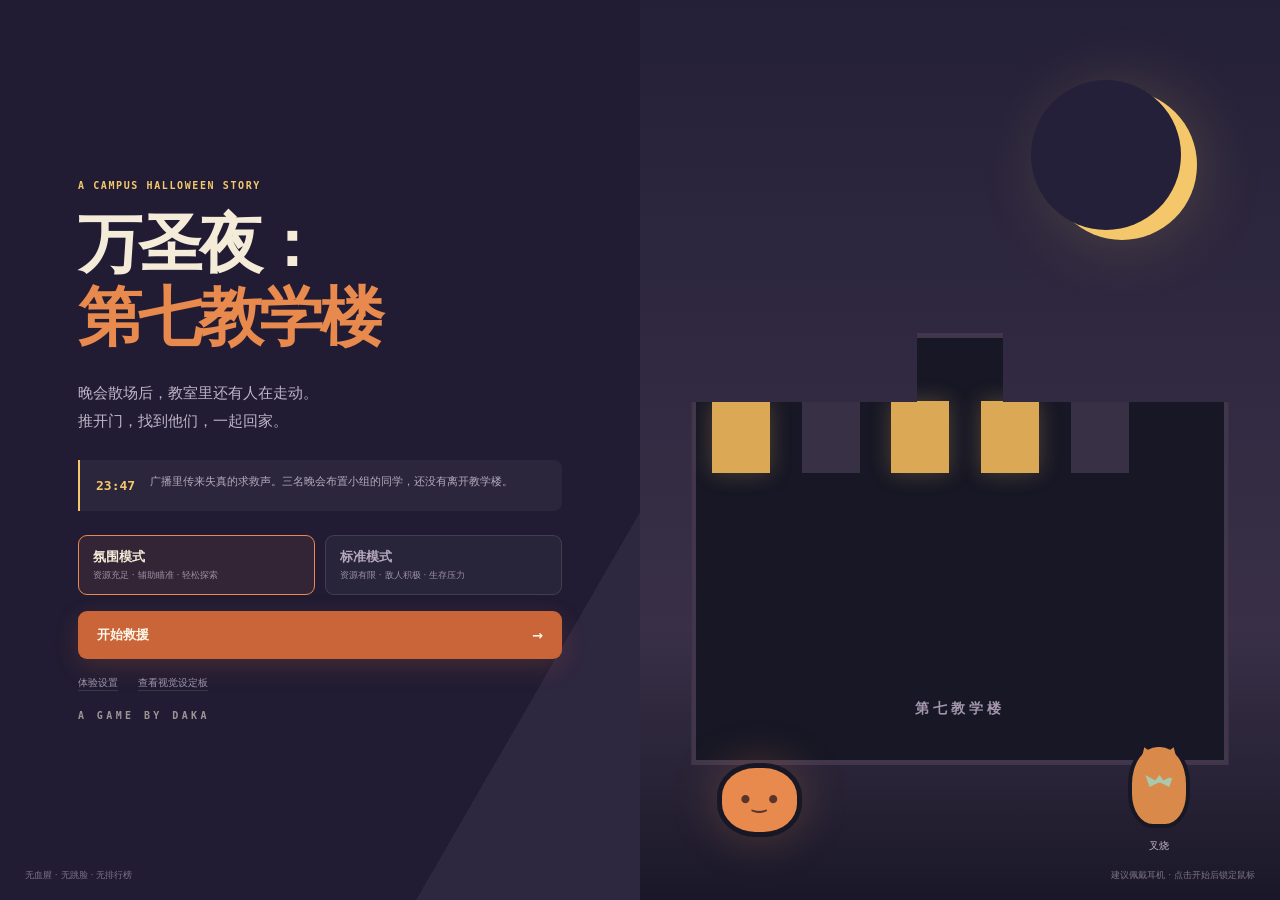
<file: index.html>
<!DOCTYPE html>
<html lang="zh-CN">
<head>
  <meta charset="UTF-8">
  <meta name="viewport" content="width=device-width, initial-scale=1.0, viewport-fit=cover">
  <meta name="theme-color" content="#242038">
  <meta name="description" content="万圣夜：第七教学楼，一款怪诞可爱的第一人称校园探索游戏。">
  <title>万圣夜：第七教学楼</title>
  <link rel="icon" href="data:image/svg+xml,%3Csvg xmlns='http://www.w3.org/2000/svg' viewBox='0 0 64 64'%3E%3Crect width='64' height='64' rx='16' fill='%23242038'/%3E%3Cpath d='M32 15c-15 0-22 9-22 20s8 17 22 17 22-6 22-17S47 15 32 15Z' fill='%23e8894e'/%3E%3Cpath d='m20 32 7-5 5 7-8 2Zm24 0-7-5-5 7 8 2Z' fill='%23242038'/%3E%3C/svg%3E">
  <link rel="stylesheet" href="Game.css">
  <link rel="stylesheet" href="Mobile.css">
</head>
<body>
  <main id="gameShell">
    <canvas id="gameCanvas" width="1280" height="720" aria-label="第七教学楼第一人称游戏画面"></canvas>
    <div class="film-grain" aria-hidden="true"></div>
    <div id="damageVignette" aria-hidden="true"></div>
    <div id="fadeLayer" aria-hidden="true"></div>

    <section id="hud" class="hidden" aria-label="游戏状态">
      <div class="objective-card">
        <span class="hud-label">CURRENT / 当前目标</span>
        <strong id="objectiveText">前往保安室</strong>
        <div class="rescue-row" aria-label="救援进度">
          <span>晚会布置小组</span>
          <i data-rescue="student1"></i><i data-rescue="student2"></i><i data-rescue="student3"></i>
          <b id="rescueCount">0 / 3</b>
        </div>
      </div>
      <div class="room-card"><span id="roomName">教学楼大厅</span><small id="clockText">23:47 · 万圣夜</small></div>
      <div id="routeGuide" aria-label="路线引导">
        <span id="compassText">北 N</span>
        <div class="guide-direction"><i id="guideArrow">↑</i><span><b id="guideTarget">保安室</b><small><em id="guideDistance">0 米</em> · 跟随橙色爪印</small></span></div>
      </div>
      <div class="status-card">
        <div class="meter-row"><span>状态</span><div class="meter"><i id="healthBar"></i></div><b id="healthText">100</b></div>
        <div class="meter-row stamina"><span>体力</span><div class="meter"><i id="staminaBar"></i></div><b>＋</b></div>
        <div class="inventory-row"><span>糖果 <b id="candyCount">0</b></span><span>南瓜弹 <b id="bombCount">1</b></span><span id="keyText">无钥匙</span></div>
      </div>
      <div class="ammo-card" id="ammoCard"><span id="weaponState">南瓜净化器</span><div class="ammo-numbers"><span><strong id="magText">6</strong><small>弹仓</small></span><i>/</i><span><b id="reserveText">12</b><small>备用</small></span></div><small id="ammoHint">R 换弹（弹仓最多 6 发） · Q 南瓜弹</small></div>
      <div id="crosshair" aria-hidden="true"><i></i><i></i><i></i><i></i><b></b></div>
      <div id="interactionPrompt" class="hidden"><kbd>E</kbd><span>开门</span></div>
      <div id="defenseTimer" class="hidden"><span>求救信号发送中</span><strong>45</strong><small>留在广播室</small></div>
      <button id="screenshotButton" class="screenshot-button" title="截取当前画面（F8）">截图 <kbd>F8</kbd></button>
      <div class="controls-hint" id="controlsHint">WASD 移动 · Shift 冲刺 · C 糖果 · F 手电 · M 地图 · Esc 暂停</div>
    </section>

    <div id="touchControls" class="hidden" aria-label="手机触屏操作">
      <div id="lookZone" aria-label="拖动观察"></div>
      <div id="moveZone" aria-label="移动摇杆">
        <div id="joystickBase"><i id="joystickKnob"></i></div>
      </div>
      <div class="touch-top">
        <button type="button" class="touch-button" data-game-action="map" aria-label="打开地图">地图</button>
        <button type="button" class="touch-button" data-game-action="pause" aria-label="暂停游戏">暂停</button>
      </div>
      <div class="touch-actions">
        <div class="touch-utilities">
          <button type="button" class="touch-button" data-game-action="reload">换弹</button>
          <button type="button" class="touch-button" data-game-action="bomb">南瓜</button>
          <button type="button" class="touch-button" data-game-action="candy">糖果</button>
          <button type="button" class="touch-button" data-game-action="flashlight">手电</button>
        </div>
        <button type="button" class="touch-button touch-interact" id="touchInteractButton" data-game-action="interact">互动</button>
        <button type="button" class="touch-button touch-fire" data-game-action="fire">射击</button>
      </div>
    </div>

    <div id="subtitle" class="hidden" role="status" aria-live="polite"><span id="subtitleSpeaker">旁白</span><p id="subtitleText"></p></div>
    <div id="toast" role="status" aria-live="polite"></div>
    <div id="hitMarker" aria-hidden="true">×</div>

    <section id="startScreen" class="screen">
      <div class="menu-scene" aria-hidden="true">
        <div class="moon"></div><div class="school-silhouette"><i></i><i></i><i></i><i></i><i></i><b>第七教学楼</b></div>
        <div class="menu-pumpkin">•‿•</div>
        <div class="menu-cat"><i></i><span>叉烧</span></div>
      </div>
      <div class="menu-content">
        <p class="eyebrow">A CAMPUS HALLOWEEN STORY</p>
        <h1>万圣夜：<br><em>第七教学楼</em></h1>
        <p class="menu-lead">晚会散场后，教室里还有人在走动。<br>推开门，找到他们，一起回家。</p>
        <div class="story-note"><span>23:47</span><p>广播里传来失真的求救声。三名晚会布置小组的同学，还没有离开教学楼。</p></div>
        <div class="mode-select" aria-label="体验模式">
          <button class="selected" data-mode="atmosphere"><strong>氛围模式</strong><small>资源充足 · 辅助瞄准 · 轻松探索</small></button>
          <button data-mode="standard"><strong>标准模式</strong><small>资源有限 · 敌人积极 · 生存压力</small></button>
        </div>
        <div class="menu-actions">
          <button id="newGameButton" class="primary-button">开始救援 <span>→</span></button>
          <button id="continueButton" class="secondary-button hidden">继续上次探索</button>
        </div>
        <div class="menu-links"><button id="openSettingsButton">体验设置</button><a href="design/">查看视觉设定板</a></div>
        <p class="signature">A game by Daka</p>
      </div>
      <div class="menu-footer"><span>无血腥 · 无跳脸 · 无排行榜</span><span id="startInputHint">建议佩戴耳机 · 点击开始后锁定鼠标</span></div>
    </section>

    <section id="rotateScreen" class="screen overlay-screen hidden">
      <div class="rotate-panel">
        <div class="rotate-phone" aria-hidden="true"></div>
        <h2>把手机横过来</h2>
        <p>横屏后点击继续探索。<br>左手移动，右手拖动观察，按钮射击与互动。</p>
      </div>
    </section>

    <section id="pauseScreen" class="screen overlay-screen hidden">
      <div class="paper-panel compact-panel">
        <p class="eyebrow">PAUSED / 喘一口气</p><h2>教学楼的夜晚暂停了</h2>
        <p id="pauseObjective">当前目标：前往保安室</p>
        <button id="resumeButton" class="primary-button">继续探索 <span>→</span></button>
        <button id="pauseScreenshotButton" class="secondary-button">截取当前画面（F8）</button>
        <button id="pauseSettingsButton" class="secondary-button">体验设置</button>
        <button id="restartButton" class="text-button">重新开始本次救援</button>
        <button id="backMenuButton" class="text-button">返回标题界面</button>
      </div>
    </section>

    <section id="settingsScreen" class="screen overlay-screen hidden">
      <div class="paper-panel settings-panel">
        <p class="eyebrow">ACCESSIBILITY / 体验设置</p><h2>让这个夜晚适合你</h2>
        <label class="setting-row"><span><strong>声音</strong><small>枪声、环境音与重要提示</small></span><input id="soundSetting" type="checkbox" checked></label>
        <label class="setting-row"><span><strong>字幕</strong><small>显示角色对话与关键声音</small></span><input id="subtitleSetting" type="checkbox" checked></label>
        <label class="setting-row"><span><strong>路线引导</strong><small>显示目标方向、距离与叉烧爪印</small></span><input id="guideSetting" type="checkbox" checked></label>
        <label class="setting-row"><span><strong>减少晃动</strong><small>关闭步伐晃动与强烈屏幕反馈</small></span><input id="motionSetting" type="checkbox"></label>
        <label class="setting-row slider-row"><span><strong>画面亮度</strong><small>提高暗部可见度</small></span><input id="brightnessSetting" type="range" min="80" max="150" value="120"><b id="brightnessValue">120%</b></label>
        <label class="setting-row slider-row"><span><strong id="sensitivityLabel">鼠标灵敏度</strong><small>也可使用左右方向键转向</small></span><input id="sensitivitySetting" type="range" min="20" max="100" value="55"><b id="sensitivityValue">55%</b></label>
        <button id="closeSettingsButton" class="primary-button">保存并返回</button>
      </div>
    </section>

    <section id="mapScreen" class="screen overlay-screen hidden">
      <div class="map-panel">
        <div class="map-heading"><div><p class="eyebrow">FLOOR 01 / 折页探索地图</p><h2>第七教学楼 · 一层</h2></div><button type="button" id="closeMapButton" class="secondary-button">M / Tab 关闭</button></div>
        <canvas id="mapCanvas" width="900" height="560" aria-label="教学楼地图"></canvas>
        <div class="map-legend"><span><i class="you"></i>你的位置</span><span><i class="target"></i>当前目标</span><span><i class="safe"></i>安全屋</span><span>只显示已经到达的区域</span></div>
      </div>
    </section>

    <section id="endingScreen" class="screen hidden">
      <div class="ending-sky"><div class="ending-moon"></div><div class="ending-stars">✦　·　✧　·　✦</div></div>
      <div class="ending-content">
        <p class="eyebrow">DAWN IS NOT FAR AWAY</p><h1>广播响了，<br>大家一起回家。</h1>
        <p>教学楼的门在身后慢慢合上。叉烧跟在队伍最后，回头看了一眼那些重新安静的教室。</p>
        <div class="ending-rescue"><span>晚会布置小组</span><strong>3 人全部找到</strong><i>✓</i></div>
        <div class="ending-details"><span>探索用时 <b id="endingTime">00:00</b></span><span>净化玩偶 <b id="endingPurified">0</b></span><span>叉烧的陪伴 <b>一直都在</b></span></div>
        <p class="ending-quote">“明年万圣节，还是在有灯的地方办晚会吧。”</p>
        <button id="endingRestartButton" class="primary-button">再走进一次教学楼 <span>→</span></button>
        <a class="ending-link" href="design/">回到视觉设定板</a>
        <p class="signature signature-end">A game by Daka</p>
      </div>
    </section>

    <section id="doorTransition" class="hidden" aria-hidden="true"><div class="transition-door"><span></span><b>104</b><i></i></div><p>门后的空间正在显现……</p></section>

    <section id="screenshotScreen" class="screen overlay-screen hidden" aria-label="截图预览">
      <div class="screenshot-panel">
        <div class="screenshot-heading"><div><p class="eyebrow">SCREENSHOT / 画面已截取</p><h2>检查这张游戏截图</h2></div><span>PNG · 含位置与视角信息</span></div>
        <img id="screenshotPreview" alt="游戏当前画面截图预览">
        <p>下载后可以直接把 PNG 图片发给我，用于定位墙壁、门洞或视觉问题。手机与微信内可长按图片保存或分享。</p>
        <div class="screenshot-actions"><a id="downloadScreenshot" class="primary-button" download="第七教学楼-截图.png">下载 PNG <span>↓</span></a><button id="closeScreenshotButton" class="secondary-button">返回游戏</button></div>
      </div>
    </section>
  </main>
  <script src="Map.js"></script>
  <script src="Player.js"></script>
  <script src="Input.js"></script>
  <script src="WeaponSystem.js"></script>
  <script src="Zombie.js"></script>
  <script src="Renderer.js"></script>
  <script src="WebGLRenderer.js"></script>
  <script src="AudioSystem.js"></script>
  <script src="Game.js"></script>
</body>
</html>
</file>
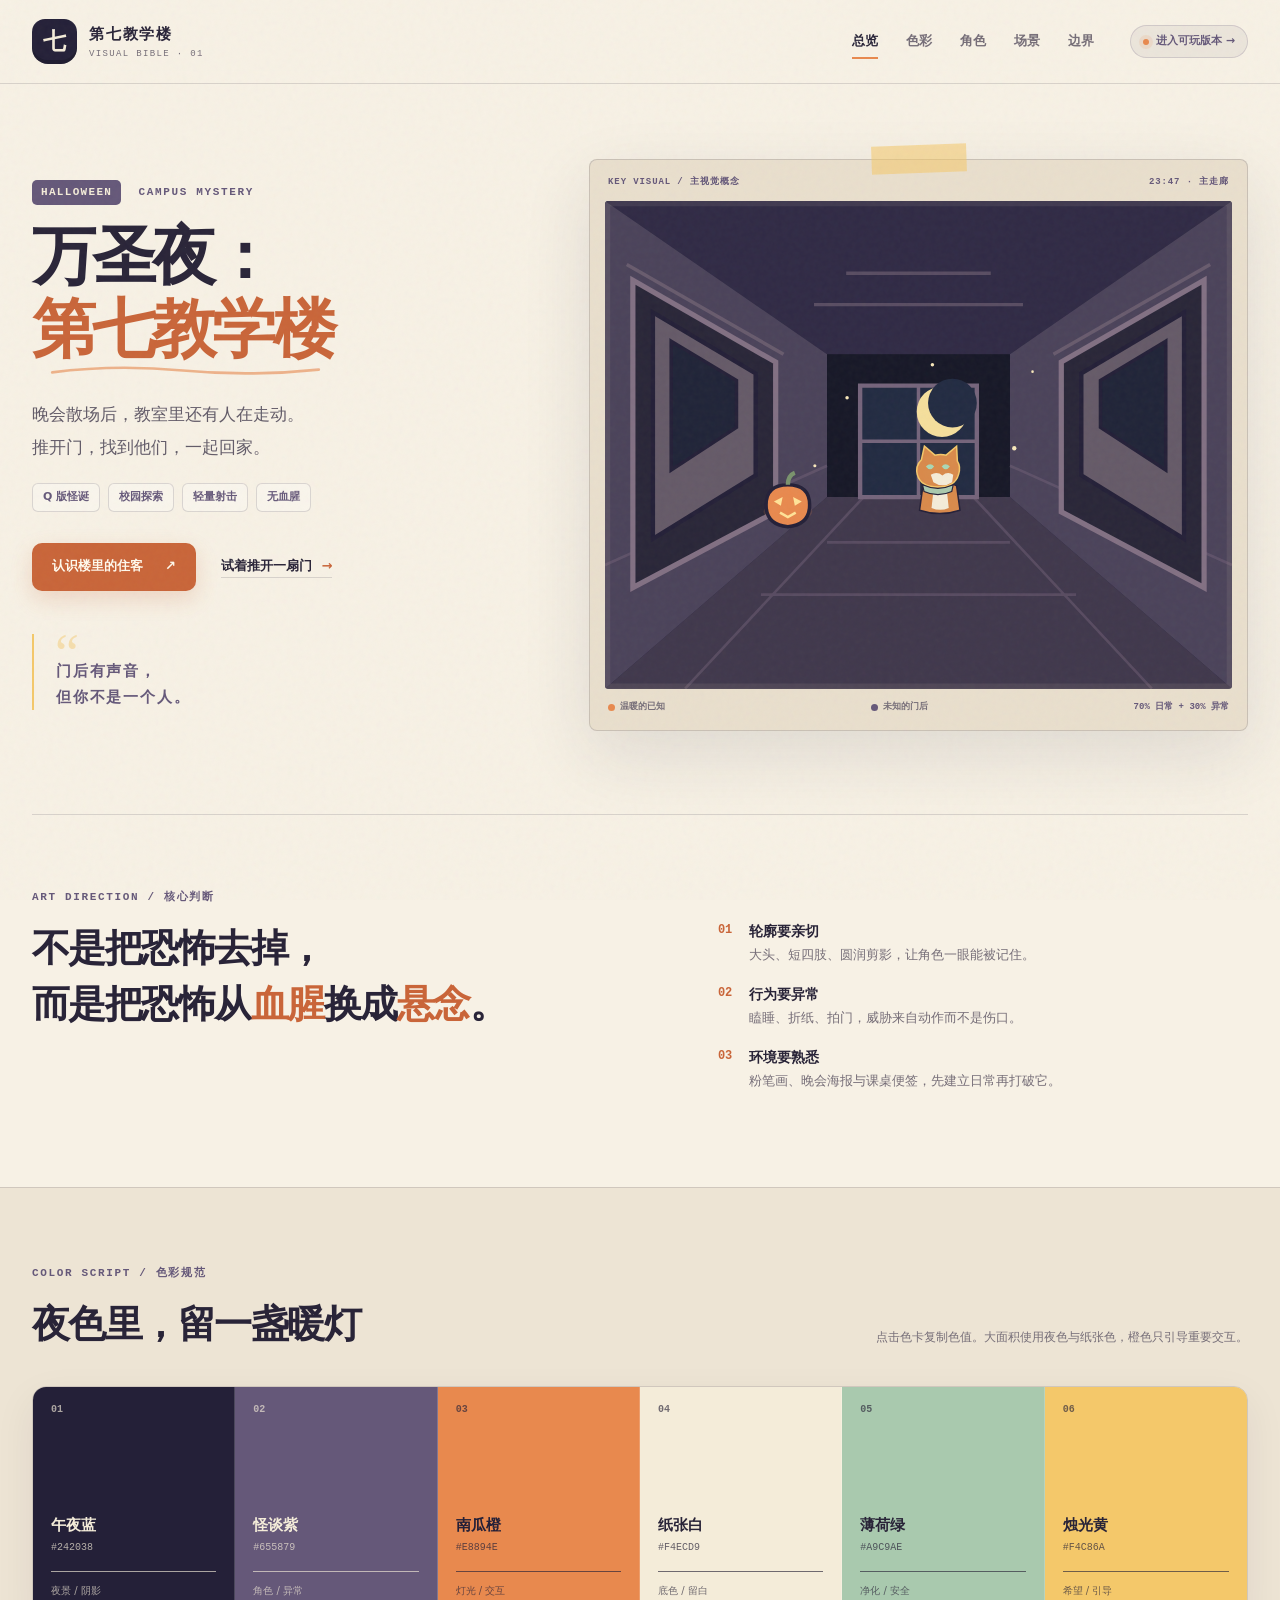
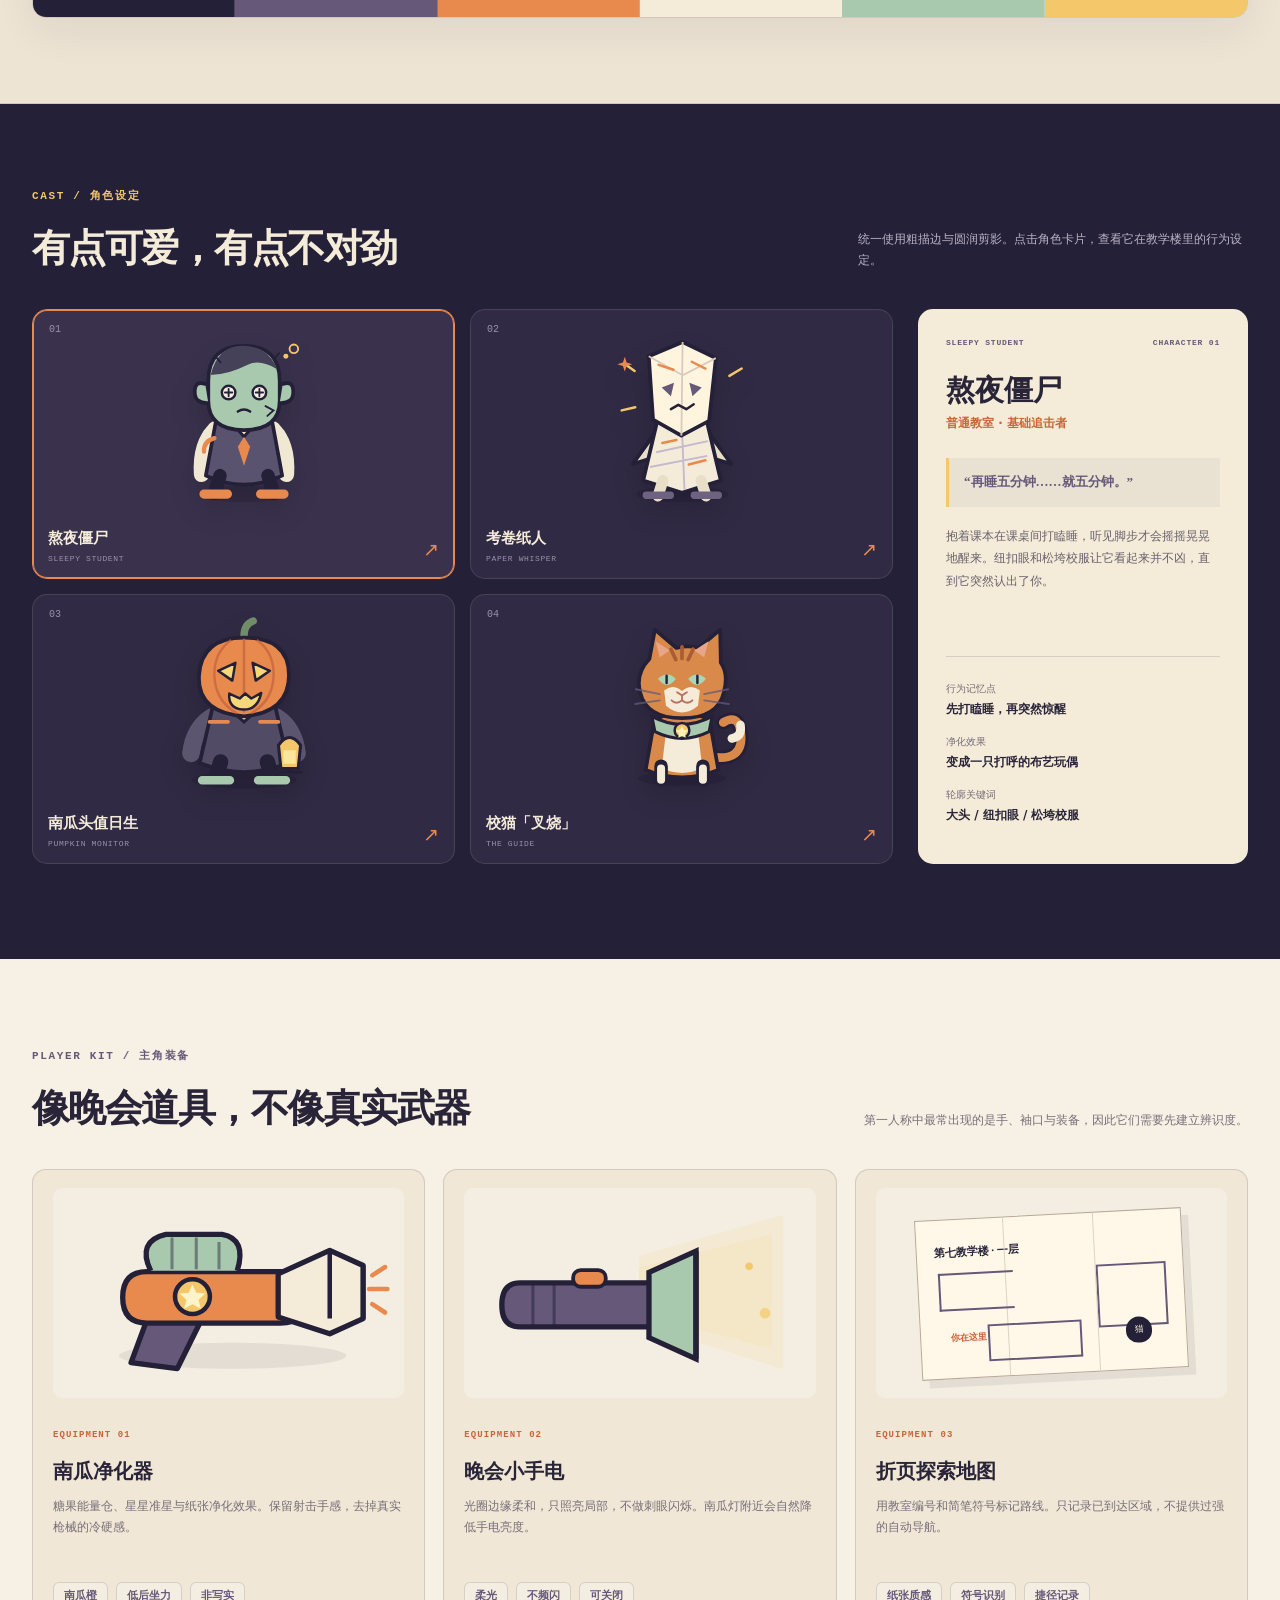
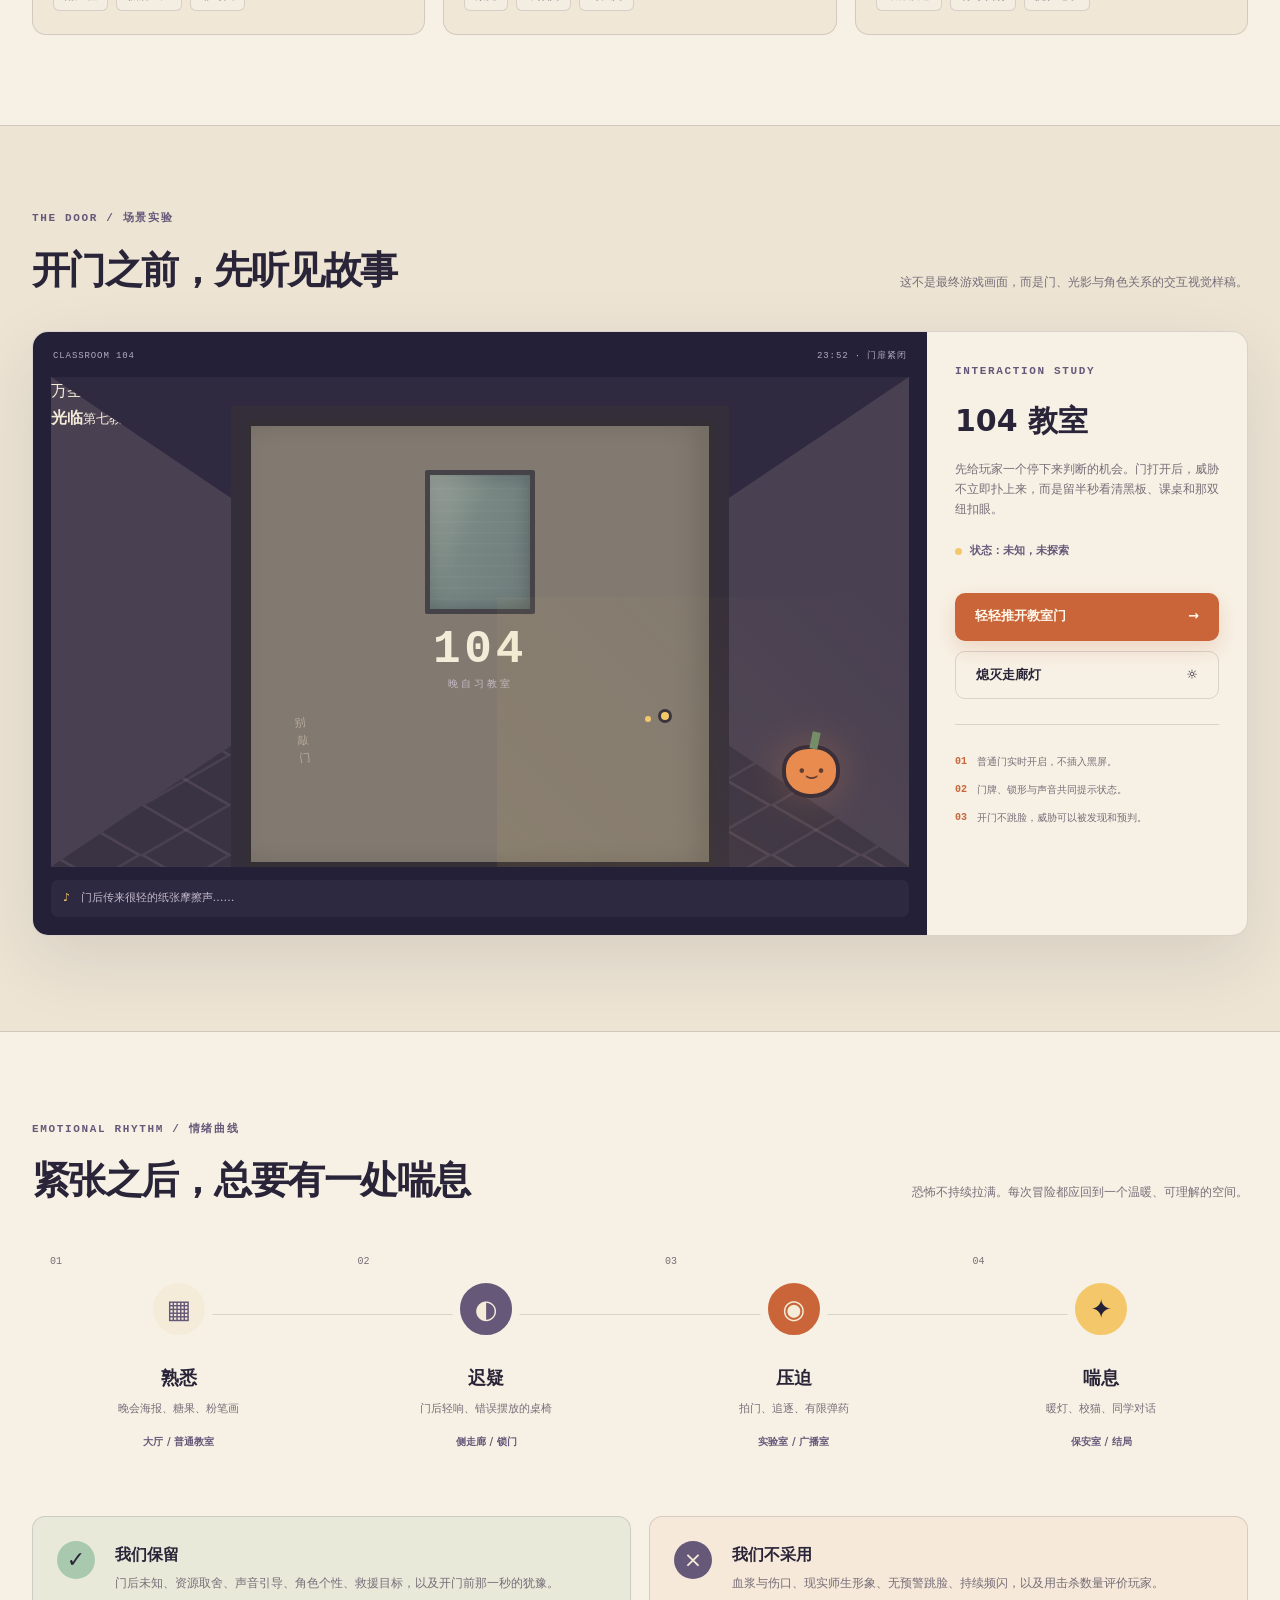
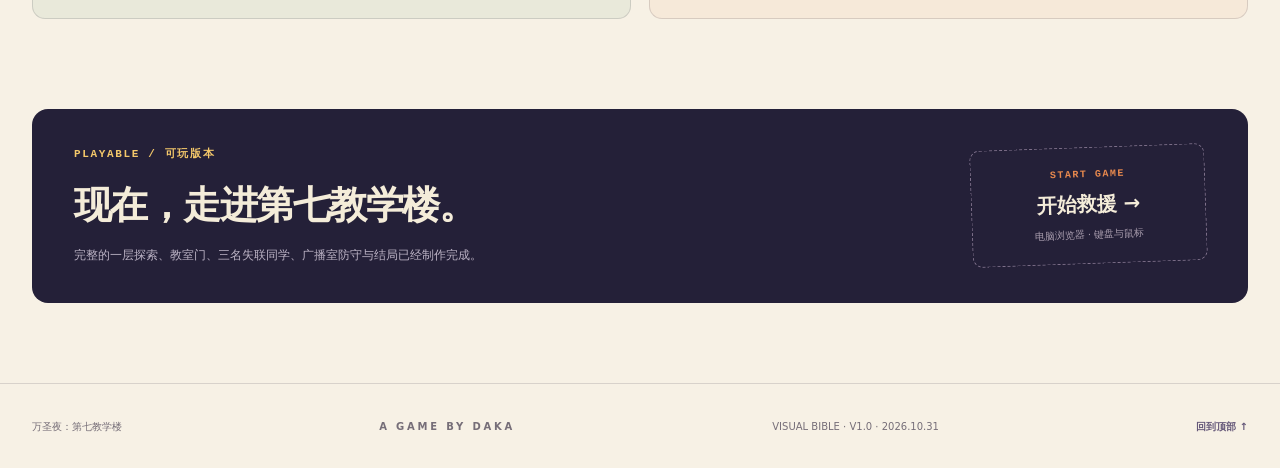
<file: design/index.html>
<!DOCTYPE html>
<html lang="zh-CN">
<head>
  <meta charset="UTF-8">
  <meta name="viewport" content="width=device-width, initial-scale=1.0">
  <meta name="theme-color" content="#242038">
  <meta name="description" content="《万圣夜：第七教学楼》视觉设定板，Q版怪诞校园生存恐怖游戏。">
  <title>万圣夜：第七教学楼 · 视觉设定板</title>
  <link rel="icon" href="data:image/svg+xml,%3Csvg xmlns='http://www.w3.org/2000/svg' viewBox='0 0 64 64'%3E%3Crect width='64' height='64' rx='16' fill='%23242038'/%3E%3Cpath d='M32 15c-15 0-22 9-22 20s8 17 22 17 22-6 22-17S47 15 32 15Z' fill='%23ed8b4b'/%3E%3Cpath d='m20 32 7-5 5 7-8 2Zm24 0-7-5-5 7 8 2ZM24 43q8 7 16 0' fill='none' stroke='%23242038' stroke-width='3' stroke-linecap='round'/%3E%3C/svg%3E">
  <link rel="stylesheet" href="style.css">
</head>
<body>
  <svg class="svg-library" xmlns="http://www.w3.org/2000/svg" aria-hidden="true">
    <defs>
      <symbol id="character-sleepy" viewBox="0 0 260 290">
        <ellipse cx="130" cy="267" rx="75" ry="13" fill="#171525" opacity=".22"/>
        <path d="M83 161q-25 25-22 74" fill="none" stroke="#f1e8d4" stroke-width="25" stroke-linecap="round"/>
        <path d="M177 161q25 25 22 74" fill="none" stroke="#f1e8d4" stroke-width="25" stroke-linecap="round"/>
        <path d="M85 145q45-24 90 0l17 92q-62 29-124 0Z" fill="#59536f" stroke="#242038" stroke-width="6" stroke-linejoin="round"/>
        <path d="m105 145 25 29 25-29" fill="#f1e8d4" stroke="#242038" stroke-width="5" stroke-linejoin="round"/>
        <path d="m130 174-10 16 10 31 10-31Z" fill="#e8894e"/>
        <path d="M91 237 82 266M169 237l9 29" stroke="#242038" stroke-width="22" stroke-linecap="round"/>
        <path d="M65 267h38M157 267h38" stroke="#e8894e" stroke-width="15" stroke-linecap="round"/>
        <path d="M72 83q0-57 58-57t58 57v32q0 48-58 48T72 115Z" fill="#a9c9ae" stroke="#242038" stroke-width="6"/>
        <path d="M76 73q12-49 55-47 39 2 53 38-29-17-48-7-34 17-60 16Z" fill="#454158"/>
        <path d="M67 88q-17-6-17 13t22 18M193 88q17-6 17 13t-22 18" fill="#a9c9ae" stroke="#242038" stroke-width="6" stroke-linecap="round"/>
        <circle cx="105" cy="102" r="11" fill="#f7efdf" stroke="#242038" stroke-width="4"/>
        <circle cx="155" cy="102" r="11" fill="#f7efdf" stroke="#242038" stroke-width="4"/>
        <path d="M105 96v12M99 102h12M155 96v12M149 102h12" stroke="#242038" stroke-width="3" stroke-linecap="round"/>
        <path d="M120 133q10-7 20 0" fill="none" stroke="#242038" stroke-width="4" stroke-linecap="round"/>
        <path d="m165 124 13 7-10 9M92 53l-9-10M178 48l9-10" fill="none" stroke="#242038" stroke-width="3" stroke-linecap="round"/>
        <path d="M82 176q-18 5-17 22" fill="none" stroke="#e8894e" stroke-width="7" stroke-linecap="round"/>
        <circle cx="198" cy="43" r="4" fill="#f4c86a"/>
        <circle cx="211" cy="31" r="7" fill="none" stroke="#f4c86a" stroke-width="3"/>
      </symbol>
      <symbol id="character-paper" viewBox="0 0 260 290">
        <ellipse cx="130" cy="267" rx="76" ry="13" fill="#171525" opacity=".22"/>
        <path d="m91 161-41 57 33-10 18 31M169 161l41 57-33-10-18 31" fill="#e9dfc8" stroke="#242038" stroke-width="6" stroke-linejoin="round"/>
        <path d="m91 143 39 20 39-20 24 102-63 20-63-20Z" fill="#f4ecd9" stroke="#242038" stroke-width="6" stroke-linejoin="round"/>
        <path d="m130 163 4 97M88 199l84-18M78 223l93-18" fill="none" stroke="#c5b9cd" stroke-width="3"/>
        <path d="m99 245-8 25M161 245l8 25" stroke="#e9dfc8" stroke-width="18" stroke-linecap="round"/>
        <path d="M72 269h39M150 269h39" stroke="#6d6380" stroke-width="12" stroke-linecap="round"/>
        <path d="m76 43 55-23 54 26-11 102-45 24-46-26Z" fill="#fff5df" stroke="#242038" stroke-width="6" stroke-linejoin="round"/>
        <path d="m131 20-2 152M76 43l55 31 54-28" fill="none" stroke="#d8cbbd" stroke-width="3"/>
        <path d="m97 94 20-8-5 22ZM162 94l-20-8 5 22Z" fill="#655879"/>
        <path d="m112 129 12-7 13 7 12-8" fill="none" stroke="#242038" stroke-width="4" stroke-linecap="round" stroke-linejoin="round"/>
        <path d="m92 57 24 8M146 52l22 11M98 184l23-5M141 219l27-7" stroke="#e8894e" stroke-width="4" stroke-linecap="round"/>
        <path d="m53 67-17-12M207 75l20-12M54 126l-22 5" stroke="#f4c86a" stroke-width="4" stroke-linecap="round"/>
        <path d="m37 44 3 9 9 3-9 3-3 9-3-9-9-3 9-3Z" fill="#e8894e"/>
      </symbol>
      <symbol id="character-pumpkin" viewBox="0 0 260 290">
        <ellipse cx="130" cy="269" rx="85" ry="14" fill="#171525" opacity=".22"/>
        <path d="M77 167q-28 18-33 58M183 167q28 18 33 58" fill="none" stroke="#5c5570" stroke-width="29" stroke-linecap="round"/>
        <path d="M79 150q51-28 102 0l21 91q-72 29-144 0Z" fill="#514b65" stroke="#242038" stroke-width="6"/>
        <path d="m102 149 28 25 28-25" fill="#e9dfc8" stroke="#242038" stroke-width="5"/>
        <path d="M92 239 84 267M168 239l8 28" stroke="#242038" stroke-width="25" stroke-linecap="round"/>
        <path d="M62 269h45M153 269h45" stroke="#a9c9ae" stroke-width="14" stroke-linecap="round"/>
        <path d="M130 35q0-20 15-25" fill="none" stroke="#718c68" stroke-width="12" stroke-linecap="round"/>
        <path d="M130 37q-69 0-73 61t73 67q73-6 73-67t-73-61Z" fill="#e8894e" stroke="#242038" stroke-width="6"/>
        <path d="M109 41q-29 21-27 60t36 59M151 41q29 21 27 60t-36 59M130 39v120" fill="none" stroke="#c6653e" stroke-width="4" opacity=".75"/>
        <path d="m88 91 28-13-5 29ZM172 91l-28-13 5 29Z" fill="#f7d878" stroke="#242038" stroke-width="4" stroke-linejoin="round"/>
        <path d="m106 128 17 8 9-8 10 8 16-9q-6 28-30 27-24-2-22-26Z" fill="#f7d878" stroke="#242038" stroke-width="4" stroke-linejoin="round"/>
        <path d="M204 214v42M185 256h38" stroke="#242038" stroke-width="5" stroke-linecap="round"/>
        <path d="M186 212q18-25 36 0l-4 38h-28Z" fill="#f4c86a" stroke="#242038" stroke-width="5"/>
        <path d="M194 220h20v22h-20Z" fill="#fff0ad" opacity=".75"/>
        <path d="M74 174h30M156 174h30" stroke="#e8894e" stroke-width="6" stroke-linecap="round"/>
      </symbol>
      <symbol id="character-cat" viewBox="0 0 260 290">
        <ellipse cx="130" cy="266" rx="71" ry="12" fill="#171525" opacity=".22"/>
        <path d="M171 230q63 12 54-42-5-27-28-13" fill="none" stroke="#242038" stroke-width="23" stroke-linecap="round"/>
        <path d="M171 230q63 12 54-42-5-27-28-13" fill="none" stroke="#d98a4b" stroke-width="14" stroke-linecap="round"/>
        <path d="M211 201q17-3 14-22" fill="none" stroke="#f4ecd9" stroke-width="14" stroke-linecap="round"/>
        <path d="M85 172q45-28 90 0l14 80q-59 24-118 0Z" fill="#d98a4b" stroke="#242038" stroke-width="6"/>
        <path d="M105 182q25-15 50 0l8 67q-33 16-66 0Z" fill="#f4ecd9"/>
        <path d="M96 246v22M164 246v22" stroke="#242038" stroke-width="22" stroke-linecap="round"/>
        <path d="M96 250v18M164 250v18" stroke="#f4ecd9" stroke-width="13" stroke-linecap="round"/>
        <path d="m77 72 9-48 35 30q18-5 36 0l35-30 1 54q13 18 5 48-10 42-68 42t-68-42q-8-30 15-54Z" fill="#d98a4b" stroke="#242038" stroke-width="6" stroke-linejoin="round"/>
        <path d="m87 43 7 26 16-11ZM173 43l-7 26-16-11Z" fill="#e9a58a"/>
        <path d="M112 56l8 17M148 56l-8 17M130 52v19" fill="none" stroke="#a85d35" stroke-width="6" stroke-linecap="round"/>
        <path d="M91 104q15-14 29 0-14 20-29 0ZM169 104q-15-14-29 0 14 20 29 0Z" fill="#a9d7b5"/>
        <path d="M105 99v12M155 99v12" stroke="#242038" stroke-width="4" stroke-linecap="round"/>
        <path d="M101 123q14-12 29 1 15-13 29-1l-3 25q-26 22-52 0Z" fill="#f4ecd9"/>
        <path d="m122 126 8 5 8-5M130 131v8m0 0q-9 8-17 0m17 0q9 8 17 0" fill="none" stroke="#b97162" stroke-width="3" stroke-linecap="round" stroke-linejoin="round"/>
        <path d="M94 129 55 121M94 139l-40 6M166 129l39-8M166 139l40 6" stroke="#655879" stroke-width="3" stroke-linecap="round" opacity=".75"/>
        <path d="M81 165q49 26 98 0l-5 25q-44 22-88 0Z" fill="#a9c9ae" stroke="#242038" stroke-width="5"/>
        <circle cx="130" cy="188" r="12" fill="#f4c86a" stroke="#242038" stroke-width="4"/>
        <path d="m130 181 3 6 7 1-5 5 1 7-6-3-6 3 1-7-5-5 7-1Z" fill="#fff1ba"/>
      </symbol>
    </defs>
  </svg>

  <div class="paper-noise" aria-hidden="true"></div>
  <header class="topbar">
    <a class="brand" href="#overview" aria-label="返回总览">
      <span class="brand-mark">七</span>
      <span><strong>第七教学楼</strong><small>VISUAL BIBLE · 01</small></span>
    </a>
    <nav aria-label="设定板导航">
      <a class="active" href="#overview">总览</a>
      <a href="#palette">色彩</a>
      <a href="#characters">角色</a>
      <a href="#scenes">场景</a>
      <a href="#boundaries">边界</a>
    </nav>
    <a class="status-pill" href="../"><i></i>进入可玩版本 →</a>
  </header>

  <main>
    <section class="hero section-shell" id="overview">
      <div class="hero-copy reveal">
        <p class="eyebrow"><span>HALLOWEEN</span> CAMPUS MYSTERY</p>
        <h1>万圣夜：<br><em>第七教学楼</em></h1>
        <p class="hero-lead">晚会散场后，教室里还有人在走动。<br>推开门，找到他们，一起回家。</p>
        <div class="genre-tags" aria-label="游戏类型">
          <span>Q 版怪诞</span><span>校园探索</span><span>轻量射击</span><span>无血腥</span>
        </div>
        <div class="hero-actions">
          <a class="button button-primary" href="#characters">认识楼里的住客 <span>↗</span></a>
          <a class="text-link" href="#door-lab">试着推开一扇门 <span>→</span></a>
        </div>
        <blockquote>
          <span>“</span>
          <p>门后有声音，<br>但你不是一个人。</p>
        </blockquote>
      </div>

      <div class="hero-visual reveal">
        <div class="art-frame-heading">
          <span>KEY VISUAL / 主视觉概念</span>
          <span>23:47 · 主走廊</span>
        </div>
        <svg class="corridor-art" viewBox="0 0 720 560" role="img" aria-label="月光照进教学楼走廊，教室门口亮着南瓜灯，校猫在远处等待">
          <rect width="720" height="560" rx="4" fill="#242038"/>
          <path d="M0 0h720L465 176H255Z" fill="#302a45"/>
          <path d="M0 560h720L465 340H255Z" fill="#40384c"/>
          <path d="M0 0l255 176v164L0 560ZM720 0 465 176v164l255 220Z" fill="#4b435a"/>
          <path d="M255 176h210v164H255Z" fill="#171827"/>
          <path d="M293 212h134v128H293Z" fill="#222b42" stroke="#75647b" stroke-width="5"/>
          <path d="M360 212v128M293 276h134" stroke="#75647b" stroke-width="4"/>
          <circle cx="387" cy="242" r="29" fill="#f5df9c"/>
          <circle cx="399" cy="232" r="28" fill="#222b42"/>
          <path d="M0 418 255 304M720 418 465 304M92 560l205-220M628 560 423 340M255 392h210M179 452h362" stroke="#75647b" stroke-width="3" opacity=".45"/>
          <path d="M32 91 196 185v172L32 444Z" fill="#292638" stroke="#827083" stroke-width="6"/>
          <path d="M55 128 173 198v117L55 388Z" fill="#655a68" stroke="#242038" stroke-width="5"/>
          <path d="M76 161 151 206v54L76 309Z" fill="#202438" stroke="#242038" stroke-width="4"/>
          <path d="M688 91 524 185v172l164 87Z" fill="#292638" stroke="#827083" stroke-width="6"/>
          <path d="M665 128 547 198v117l118 73Z" fill="#655a68" stroke="#242038" stroke-width="5"/>
          <path d="M644 161 569 206v54l75 49Z" fill="#202438" stroke="#242038" stroke-width="4"/>
          <path d="M25 73 205 176M695 73 515 176M240 119h240M277 83h166" stroke="#8c7885" stroke-width="4" opacity=".45"/>
          <g class="svg-pumpkin">
            <ellipse cx="210" cy="357" rx="28" ry="11" fill="#e8894e" opacity=".16"/>
            <path d="M210 326q-25 0-25 23t25 25q25-2 25-25t-25-23Z" fill="#e8894e" stroke="#242038" stroke-width="4"/>
            <path d="M210 326q0-11 8-14" fill="none" stroke="#7a936d" stroke-width="5"/>
            <path d="m194 345 10-5-2 10ZM226 345l-10-5 2 10Z" fill="#ffe398"/>
            <path d="m201 358 9 5 9-5" fill="none" stroke="#ffe398" stroke-width="3"/>
          </g>
          <g transform="translate(335 279) scale(.43)">
            <path d="M70 112q45-23 90 0l9 65q-54 18-108 0Z" fill="#d98a4b" stroke="#242038" stroke-width="4"/>
            <path d="M98 126q18-10 36 0l5 45q-23 10-46 0Z" fill="#f4ecd9"/>
            <path d="m66 42 8-36 28 24q16-4 30 0l28-24 2 40q10 15 3 36-9 33-55 33T55 82q-6-23 11-40Z" fill="#d98a4b" stroke="#f4c86a" stroke-width="4"/>
            <path d="M78 60q12-11 22 0-11 15-22 0ZM142 60q-12-11-22 0 11 15 22 0Z" fill="#a9d7b5"/>
            <path d="M91 82q17-10 31 2 14-12 29-2l-3 20q-25 17-50 0Z" fill="#f4ecd9"/>
            <path d="M69 109q41 19 82 0l-4 18q-37 17-74 0Z" fill="#a9c9ae" stroke="#242038" stroke-width="3"/>
          </g>
          <path d="M0 0h720v560H0Z" fill="none" stroke="#bba999" stroke-width="12" opacity=".12"/>
          <g class="art-dust" fill="#f7e7ba">
            <circle cx="278" cy="226" r="2"/><circle cx="470" cy="284" r="2.5"/><circle cx="376" cy="188" r="2"/><circle cx="241" cy="304" r="1.8"/><circle cx="491" cy="196" r="1.5"/>
          </g>
        </svg>
        <div class="visual-caption">
          <span><i class="legend-dot orange"></i>温暖的已知</span>
          <span><i class="legend-dot purple"></i>未知的门后</span>
          <strong>70% 日常 + 30% 异常</strong>
        </div>
      </div>
    </section>

    <section class="statement section-shell reveal">
      <p class="section-kicker">ART DIRECTION / 核心判断</p>
      <div class="statement-grid">
        <h2>不是把恐怖去掉，<br>而是把恐怖从<span>血腥</span>换成<span>悬念</span>。</h2>
        <div class="statement-notes">
          <p><b>01</b><span><strong>轮廓要亲切</strong>大头、短四肢、圆润剪影，让角色一眼能被记住。</span></p>
          <p><b>02</b><span><strong>行为要异常</strong>瞌睡、折纸、拍门，威胁来自动作而不是伤口。</span></p>
          <p><b>03</b><span><strong>环境要熟悉</strong>粉笔画、晚会海报与课桌便签，先建立日常再打破它。</span></p>
        </div>
      </div>
    </section>

    <section class="palette-section" id="palette">
      <div class="section-shell">
        <div class="section-heading reveal">
          <div><p class="section-kicker">COLOR SCRIPT / 色彩规范</p><h2>夜色里，留一盏暖灯</h2></div>
          <p>点击色卡复制色值。大面积使用夜色与纸张色，橙色只引导重要交互。</p>
        </div>
        <div class="swatch-grid reveal">
          <button class="swatch swatch-night" data-color="#242038"><span class="swatch-number">01</span><span class="swatch-info"><strong>午夜蓝</strong><small>#242038</small></span><span class="swatch-use">夜景 / 阴影</span></button>
          <button class="swatch swatch-plum" data-color="#655879"><span class="swatch-number">02</span><span class="swatch-info"><strong>怪谈紫</strong><small>#655879</small></span><span class="swatch-use">角色 / 异常</span></button>
          <button class="swatch swatch-orange" data-color="#E8894E"><span class="swatch-number">03</span><span class="swatch-info"><strong>南瓜橙</strong><small>#E8894E</small></span><span class="swatch-use">灯光 / 交互</span></button>
          <button class="swatch swatch-cream" data-color="#F4ECD9"><span class="swatch-number">04</span><span class="swatch-info"><strong>纸张白</strong><small>#F4ECD9</small></span><span class="swatch-use">底色 / 留白</span></button>
          <button class="swatch swatch-mint" data-color="#A9C9AE"><span class="swatch-number">05</span><span class="swatch-info"><strong>薄荷绿</strong><small>#A9C9AE</small></span><span class="swatch-use">净化 / 安全</span></button>
          <button class="swatch swatch-gold" data-color="#F4C86A"><span class="swatch-number">06</span><span class="swatch-info"><strong>烛光黄</strong><small>#F4C86A</small></span><span class="swatch-use">希望 / 引导</span></button>
        </div>
      </div>
    </section>

    <section class="characters-section" id="characters">
      <div class="section-shell">
        <div class="section-heading light reveal">
          <div><p class="section-kicker">CAST / 角色设定</p><h2>有点可爱，有点不对劲</h2></div>
          <p>统一使用粗描边与圆润剪影。点击角色卡片，查看它在教学楼里的行为设定。</p>
        </div>
        <div class="character-layout reveal">
          <div class="character-tabs" role="tablist" aria-label="角色列表">
            <button class="character-card active" data-character="sleepy" role="tab" aria-selected="true">
              <span class="character-index">01</span><svg viewBox="0 0 260 290" aria-hidden="true"><use href="#character-sleepy"></use></svg>
              <span class="character-name"><strong>熬夜僵尸</strong><small>SLEEPY STUDENT</small></span><span class="select-arrow">↗</span>
            </button>
            <button class="character-card" data-character="paper" role="tab" aria-selected="false">
              <span class="character-index">02</span><svg viewBox="0 0 260 290" aria-hidden="true"><use href="#character-paper"></use></svg>
              <span class="character-name"><strong>考卷纸人</strong><small>PAPER WHISPER</small></span><span class="select-arrow">↗</span>
            </button>
            <button class="character-card" data-character="pumpkin" role="tab" aria-selected="false">
              <span class="character-index">03</span><svg viewBox="0 0 260 290" aria-hidden="true"><use href="#character-pumpkin"></use></svg>
              <span class="character-name"><strong>南瓜头值日生</strong><small>PUMPKIN MONITOR</small></span><span class="select-arrow">↗</span>
            </button>
            <button class="character-card cat-card" data-character="cat" role="tab" aria-selected="false">
              <span class="character-index">04</span><svg viewBox="0 0 260 290" aria-hidden="true"><use href="#character-cat"></use></svg>
              <span class="character-name"><strong>校猫「叉烧」</strong><small>THE GUIDE</small></span><span class="select-arrow">↗</span>
            </button>
          </div>
          <aside class="character-profile" aria-live="polite">
            <div class="profile-top"><span id="profileEnglish">SLEEPY STUDENT</span><span id="profileNumber">CHARACTER 01</span></div>
            <h3 id="profileName">熬夜僵尸</h3>
            <p class="profile-role" id="profileRole">普通教室 · 基础追击者</p>
            <blockquote id="profileQuote">“再睡五分钟……就五分钟。”</blockquote>
            <p class="profile-description" id="profileDescription">抱着课本在课桌间打瞌睡，听见脚步才会摇摇晃晃地醒来。纽扣眼和松垮校服让它看起来并不凶，直到它突然认出了你。</p>
            <div class="profile-rule"></div>
            <dl>
              <div><dt>行为记忆点</dt><dd id="profileBehavior">先打瞌睡，再突然惊醒</dd></div>
              <div><dt>净化效果</dt><dd id="profileEffect">变成一只打呼的布艺玩偶</dd></div>
              <div><dt>轮廓关键词</dt><dd id="profileTraits">大头 / 纽扣眼 / 松垮校服</dd></div>
            </dl>
          </aside>
        </div>
      </div>
    </section>

    <section class="equipment-section section-shell">
      <div class="section-heading reveal">
        <div><p class="section-kicker">PLAYER KIT / 主角装备</p><h2>像晚会道具，不像真实武器</h2></div>
        <p>第一人称中最常出现的是手、袖口与装备，因此它们需要先建立辨识度。</p>
      </div>
      <div class="equipment-grid reveal">
        <article class="equipment-card blaster-card">
          <div class="equipment-art">
            <svg viewBox="0 0 440 250" role="img" aria-label="橙色南瓜净化器">
              <ellipse cx="225" cy="208" rx="150" ry="17" fill="#242038" opacity=".08"/>
              <path d="m120 139-29 78 61 8 38-77Z" fill="#655879" stroke="#242038" stroke-width="7" stroke-linejoin="round"/>
              <path d="M112 97h176q34 0 34 34t-34 34h-176q-32 0-32-34t32-34Z" fill="#e8894e" stroke="#242038" stroke-width="7"/>
              <path d="m285 100 68-31 44 20v70l-44 20-68-22Z" fill="#f4ecd9" stroke="#242038" stroke-width="7" stroke-linejoin="round"/>
              <path d="M353 69v90M397 89v70" stroke="#242038" stroke-width="6"/>
              <path d="M117 96q-19-39 20-48h74q33 6 20 48" fill="#a9c9ae" stroke="#242038" stroke-width="7"/>
              <path d="M145 52v42M177 52v42M207 58v36" stroke="#242038" stroke-width="4" opacity=".45"/>
              <circle cx="172" cy="130" r="23" fill="#f4c86a" stroke="#242038" stroke-width="6"/>
              <path d="m172 114 5 11 12 1-9 8 3 12-11-6-11 6 3-12-9-8 12-1Z" fill="#fff4c9"/>
              <path d="M405 120h24M409 102l17-11M409 140l17 11" stroke="#e8894e" stroke-width="6" stroke-linecap="round"/>
            </svg>
          </div>
          <span class="equipment-number">EQUIPMENT 01</span><h3>南瓜净化器</h3><p>糖果能量仓、星星准星与纸张净化效果。保留射击手感，去掉真实枪械的冷硬感。</p><div class="mini-tags"><span>南瓜橙</span><span>低后坐力</span><span>非写实</span></div>
        </article>
        <article class="equipment-card flashlight-card">
          <div class="equipment-art">
            <svg viewBox="0 0 440 250" role="img" aria-label="小手电与温暖光束">
              <path d="m219 76 190-54v204l-190-60Z" fill="#f4c86a" opacity=".12"/>
              <path d="m219 91 175-43v151l-175-46Z" fill="#f4c86a" opacity=".12"/>
              <path d="M62 112h173v58H62q-24 0-24-29t24-29Z" fill="#655879" stroke="#242038" stroke-width="7"/>
              <path d="m232 98 62-28v142l-62-28Z" fill="#a9c9ae" stroke="#242038" stroke-width="7"/>
              <path d="M294 70v142" stroke="#242038" stroke-width="7"/>
              <path d="M79 112v58M107 112v58" stroke="#242038" stroke-width="4" opacity=".5"/>
              <rect x="132" y="95" width="43" height="22" rx="10" fill="#e8894e" stroke="#242038" stroke-width="5"/>
              <circle cx="364" cy="90" r="5" fill="#f4c86a"/><circle cx="385" cy="152" r="7" fill="#f4c86a" opacity=".7"/>
            </svg>
          </div>
          <span class="equipment-number">EQUIPMENT 02</span><h3>晚会小手电</h3><p>光圈边缘柔和，只照亮局部，不做刺眼闪烁。南瓜灯附近会自然降低手电亮度。</p><div class="mini-tags"><span>柔光</span><span>不频闪</span><span>可关闭</span></div>
        </article>
        <article class="equipment-card map-card">
          <div class="equipment-art map-illustration">
            <div class="map-sheet"><span>第七教学楼 · 一层</span><i></i><i></i><i></i><b>你在这里</b><em>猫</em></div>
          </div>
          <span class="equipment-number">EQUIPMENT 03</span><h3>折页探索地图</h3><p>用教室编号和简笔符号标记路线。只记录已到达区域，不提供过强的自动导航。</p><div class="mini-tags"><span>纸张质感</span><span>符号识别</span><span>捷径记录</span></div>
        </article>
      </div>
    </section>

    <section class="scene-section" id="scenes">
      <div class="section-shell">
        <div class="section-heading reveal">
          <div><p class="section-kicker">THE DOOR / 场景实验</p><h2>开门之前，先听见故事</h2></div>
          <p>这不是最终游戏画面，而是门、光影与角色关系的交互视觉样稿。</p>
        </div>
        <div class="door-lab reveal" id="door-lab">
          <div class="door-stage" id="doorStage">
            <div class="stage-label"><span>CLASSROOM 104</span><span id="sceneTime">23:52 · 门扉紧闭</span></div>
            <div class="door-world">
              <div class="corridor-ceiling"></div><div class="corridor-floor"></div>
              <div class="side-notice"><span>万圣节晚会</span><b>欢迎<br>光临</b><small>第七教学楼</small></div>
              <div class="wall-clock"><i></i></div>
              <div class="classroom">
                <div class="classroom-back"><div class="blackboard"><span>晚会布置小组</span><b>还有人吗？</b><i>↙</i></div><div class="class-window"><i></i></div></div>
                <div class="desk desk-one"></div><div class="desk desk-two"></div><div class="desk desk-three"></div>
                <div class="paper-peek"><i></i><i></i><span></span></div>
                <div class="paper-scrap scrap-one"></div><div class="paper-scrap scrap-two"></div>
              </div>
              <div class="door-frame">
                <div class="door-panel">
                  <div class="door-window"><span></span></div>
                  <span class="room-number">104</span><small>晚自习教室</small><div class="door-handle"></div>
                  <div class="door-scratch">别<br>敲<br>门</div>
                </div>
              </div>
              <div class="pumpkin-lamp"><i></i><span>•‿•</span></div>
              <div class="light-cone"></div>
            </div>
            <div class="sound-caption" id="soundCaption"><span>♪</span> 门后传来很轻的纸张摩擦声……</div>
          </div>
          <aside class="door-controls">
            <p class="section-kicker">INTERACTION STUDY</p><h3>104 教室</h3>
            <p class="door-intro">先给玩家一个停下来判断的机会。门打开后，威胁不立即扑上来，而是留半秒看清黑板、课桌和那双纽扣眼。</p>
            <div class="door-status"><i></i><span id="doorStatusText">状态：未知，未探索</span></div>
            <button class="button button-primary wide" id="doorToggle" aria-expanded="false"><span id="doorButtonText">轻轻推开教室门</span><span>→</span></button>
            <button class="button button-secondary wide" id="lightToggle" aria-pressed="false"><span id="lightButtonText">熄灭走廊灯</span><span>☼</span></button>
            <div class="door-notes"><p><b>01</b>普通门实时开启，不插入黑屏。</p><p><b>02</b>门牌、锁形与声音共同提示状态。</p><p><b>03</b>开门不跳脸，威胁可以被发现和预判。</p></div>
          </aside>
        </div>
      </div>
    </section>

    <section class="emotion-section section-shell" id="boundaries">
      <div class="section-heading reveal">
        <div><p class="section-kicker">EMOTIONAL RHYTHM / 情绪曲线</p><h2>紧张之后，总要有一处喘息</h2></div>
        <p>恐怖不持续拉满。每次冒险都应回到一个温暖、可理解的空间。</p>
      </div>
      <div class="emotion-track reveal">
        <article><span>01</span><div class="emotion-icon familiar">▦</div><h3>熟悉</h3><p>晚会海报、糖果、粉笔画</p><small>大厅 / 普通教室</small></article>
        <article><span>02</span><div class="emotion-icon doubt">◐</div><h3>迟疑</h3><p>门后轻响、错误摆放的桌椅</p><small>侧走廊 / 锁门</small></article>
        <article><span>03</span><div class="emotion-icon pressure">◉</div><h3>压迫</h3><p>拍门、追逐、有限弹药</p><small>实验室 / 广播室</small></article>
        <article><span>04</span><div class="emotion-icon relief">✦</div><h3>喘息</h3><p>暖灯、校猫、同学对话</p><small>保安室 / 结局</small></article>
      </div>
      <div class="boundary-grid reveal">
        <article class="do-card"><span class="boundary-symbol">✓</span><div><h3>我们保留</h3><p>门后未知、资源取舍、声音引导、角色个性、救援目标，以及开门前那一秒的犹豫。</p></div></article>
        <article class="dont-card"><span class="boundary-symbol">×</span><div><h3>我们不采用</h3><p>血浆与伤口、现实师生形象、无预警跳脸、持续频闪，以及用击杀数量评价玩家。</p></div></article>
      </div>
    </section>

    <section class="next-step section-shell reveal">
      <div><p class="section-kicker">PLAYABLE / 可玩版本</p><h2>现在，走进第七教学楼。</h2><p>完整的一层探索、教室门、三名失联同学、广播室防守与结局已经制作完成。</p></div>
      <a class="next-stamp" href="../"><span>START GAME</span><strong>开始救援 →</strong><small>电脑浏览器 · 键盘与鼠标</small></a>
    </section>
  </main>

  <footer><span>万圣夜：第七教学楼</span><span class="footer-signature">A game by Daka</span><span>VISUAL BIBLE · V1.0 · 2026.10.31</span><a href="#overview">回到顶部 ↑</a></footer>
  <div class="toast" id="toast" role="status" aria-live="polite">色值已复制</div>
  <script src="DesignBoard.js"></script>
</body>
</html>
</file>
<file: Game.css>
:root{--night:#242038;--night2:#171525;--plum:#655879;--orange:#e8894e;--orange2:#c96539;--cream:#f4ecd9;--paper:#f7f1e5;--mint:#a9c9ae;--gold:#f4c86a;--ink:#292438}
*{box-sizing:border-box}
html,body{width:100%;height:100%;margin:0;overflow:hidden;background:var(--night2);font-family:"Microsoft YaHei","PingFang SC",system-ui,sans-serif;color:var(--cream)}
button,a,input{font:inherit}
button,a{-webkit-tap-highlight-color:transparent}
button{cursor:pointer}
a{color:inherit;text-decoration:none}
button:focus-visible,a:focus-visible,input:focus-visible{outline:3px solid var(--gold);outline-offset:4px}
.hidden{display:none!important}
#gameShell{position:relative;width:100vw;height:100vh;background:var(--night2);isolation:isolate}
#gameCanvas{position:absolute;width:100%;height:100%;object-fit:cover;image-rendering:auto;cursor:crosshair}
.film-grain{position:absolute;inset:0;z-index:3;pointer-events:none;opacity:.035;background-image:url("data:image/svg+xml,%3Csvg viewBox='0 0 160 160' xmlns='http://www.w3.org/2000/svg'%3E%3Cfilter id='n'%3E%3CfeTurbulence type='fractalNoise' baseFrequency='.92' numOctaves='2' stitchTiles='stitch'/%3E%3C/filter%3E%3Crect width='100%25' height='100%25' filter='url(%23n)' opacity='.45'/%3E%3C/svg%3E")}
#damageVignette{position:absolute;inset:0;z-index:5;pointer-events:none;opacity:0;background:radial-gradient(circle,transparent 30%,rgba(134,42,53,.8));transition:opacity .25s}
#fadeLayer{position:absolute;inset:0;z-index:60;pointer-events:none;background:var(--night2);opacity:0;transition:opacity .5s}
#fadeLayer.active{opacity:1}
#hud{position:absolute;inset:0;z-index:10;pointer-events:none}
.objective-card,.room-card,.status-card,.ammo-card{position:absolute;background:linear-gradient(135deg,rgba(30,26,46,.9),rgba(36,32,56,.73));border:1px solid rgba(244,236,217,.17);box-shadow:0 8px 28px rgba(0,0,0,.2);backdrop-filter:blur(7px)}
.objective-card{left:25px;top:24px;width:min(390px,45vw);padding:15px 18px;border-radius:10px;border-left:3px solid var(--orange)}
.hud-label{display:block;color:var(--gold);font:700 9px/1.4 ui-monospace,monospace;letter-spacing:.15em}
.objective-card>strong{display:block;margin-top:6px;font-size:15px;line-height:1.5}
.rescue-row{margin-top:10px;padding-top:9px;display:flex;align-items:center;gap:7px;border-top:1px solid rgba(244,236,217,.12);color:#bdb3c5;font-size:10px}
.rescue-row span{margin-right:auto}
.rescue-row i{width:10px;height:10px;border:1px solid #887b94;border-radius:50%}
.rescue-row i.saved{background:var(--mint);border-color:var(--mint);box-shadow:0 0 8px rgba(169,201,174,.5)}
.rescue-row b{color:var(--cream);font-size:10px}
.room-card{right:25px;top:24px;padding:10px 15px;text-align:right;border-radius:9px}
.room-card span,.room-card small{display:block}
.room-card span{font-size:13px;font-weight:800}
.room-card small{color:#a99eb2;font:9px/1.6 ui-monospace,monospace}
.status-card{left:25px;bottom:26px;width:275px;padding:13px 15px;border-radius:10px}
.meter-row{display:grid;grid-template-columns:34px 1fr 30px;gap:8px;align-items:center;font-size:10px}
.meter-row+.meter-row{margin-top:7px}
.meter{height:7px;background:rgba(255,255,255,.09);border-radius:99px;overflow:hidden}
.meter i{display:block;width:100%;height:100%;background:linear-gradient(90deg,var(--orange2),var(--orange));border-radius:99px;transition:width .2s}
.meter-row b{text-align:right;font:700 11px/1 ui-monospace,monospace}
.meter-row.stamina .meter i{background:var(--mint)}
.meter-row.stamina{color:#b9cbbc}
.inventory-row{margin-top:10px;padding-top:8px;display:flex;gap:12px;border-top:1px solid rgba(244,236,217,.1);color:#bcb2c4;font-size:9px}
.inventory-row span:last-child{margin-left:auto;color:var(--gold)}
.inventory-row b{color:var(--cream)}
.ammo-card{right:25px;bottom:26px;min-width:190px;padding:12px 17px;text-align:right;border-radius:10px;border-right:3px solid var(--orange)}
.ammo-card>span{color:#bfb4c7;font-size:10px}
.ammo-card>div{display:flex;justify-content:flex-end;align-items:baseline;gap:9px;line-height:1}
.ammo-card strong{font:800 45px/1.1 ui-monospace,monospace}
.ammo-card i{color:var(--orange);font-style:normal;font-size:22px}
.ammo-card b{color:#c8bdcd;font:500 22px/1 ui-monospace,monospace}
.ammo-card small{color:#988da2;font-size:9px}
.ammo-numbers span{display:flex;flex-direction:column;align-items:flex-end}
.ammo-card .ammo-numbers small{margin-top:2px;color:#b9acbf;font-size:9px;line-height:1}
.ammo-card.pickup{animation:ammoPulse .45s ease-out}
@keyframes ammoPulse{0%{border-color:var(--gold);box-shadow:0 0 28px rgba(244,200,106,.55)}
100%{border-color:rgba(244,236,217,.17);box-shadow:0 8px 28px rgba(0,0,0,.2)}
}
#crosshair{position:absolute;left:50%;top:50%;width:32px;height:32px;transform:translate(-50%,-50%);transition:transform .1s}
#crosshair i{position:absolute;background:rgba(244,236,217,.85);box-shadow:0 0 3px rgba(0,0,0,.7)}
#crosshair i:nth-child(1){left:15px;top:1px;width:2px;height:7px}
#crosshair i:nth-child(2){left:15px;bottom:1px;width:2px;height:7px}
#crosshair i:nth-child(3){left:1px;top:15px;width:7px;height:2px}
#crosshair i:nth-child(4){right:1px;top:15px;width:7px;height:2px}
#crosshair b{position:absolute;left:14px;top:14px;width:4px;height:4px;background:var(--orange);border-radius:50%}
#crosshair.fire{transform:translate(-50%,-50%) scale(1.3)}
#interactionPrompt{position:absolute;left:50%;bottom:23%;transform:translateX(-50%);display:flex;align-items:center;gap:10px;padding:8px 14px;background:rgba(25,22,39,.85);border:1px solid rgba(244,236,217,.2);border-radius:8px;font-size:12px}
kbd{display:grid;place-items:center;min-width:28px;height:28px;padding:0 6px;color:var(--night);background:var(--cream);border-radius:5px;box-shadow:0 3px 0 #9d9287;font:800 13px/1 ui-monospace,monospace}
#subtitle{position:absolute;z-index:20;left:50%;bottom:125px;width:min(650px,80vw);transform:translateX(-50%);padding:11px 18px;text-align:center;background:rgba(24,21,37,.86);border-radius:8px;pointer-events:none}
#subtitle span{color:var(--gold);font-size:10px;font-weight:800}
#subtitle p{margin:3px 0 0;font-size:14px}
#toast{position:absolute;z-index:25;left:50%;top:20%;transform:translate(-50%,-10px);max-width:70vw;padding:10px 18px;color:var(--night);background:var(--cream);border-left:4px solid var(--orange);border-radius:7px;box-shadow:0 10px 30px rgba(0,0,0,.25);font-size:12px;font-weight:700;opacity:0;pointer-events:none;transition:opacity .2s,transform .2s}
#toast.show{opacity:1;transform:translate(-50%,0)}
#hitMarker{position:absolute;z-index:12;left:50%;top:50%;transform:translate(-50%,-50%) scale(.6);color:var(--gold);font:400 40px/1 monospace;opacity:0;pointer-events:none}
#hitMarker.show{animation:hit .22s ease-out}
#defenseTimer{position:absolute;left:50%;top:25px;transform:translateX(-50%);min-width:180px;padding:10px 20px;text-align:center;background:rgba(36,32,56,.88);border:1px solid var(--orange);border-radius:10px}
#defenseTimer span,#defenseTimer small{display:block;font-size:9px;color:#c8bccb}
#defenseTimer strong{display:block;color:var(--gold);font:800 35px/1.1 ui-monospace,monospace}
.controls-hint{position:absolute;left:50%;bottom:20px;transform:translateX(-50%);color:rgba(244,236,217,.5);font-size:9px;white-space:nowrap}
.screen{position:absolute;inset:0;z-index:50;background:var(--night);overflow:auto}
#startScreen{display:grid;grid-template-columns:1fr 1fr;background:linear-gradient(120deg,#211c33 0 52%,#2e2740 52%)}
.menu-content{position:relative;z-index:2;width:min(560px,85%);margin:auto;padding:55px 30px}
.eyebrow{margin:0 0 15px;color:var(--gold);font:700 10px/1.4 ui-monospace,monospace;letter-spacing:.16em}
.menu-content h1,.ending-content h1{margin:0;font-size:clamp(43px,5vw,72px);line-height:1.15;letter-spacing:-.055em}
.menu-content h1 em{color:var(--orange);font-style:normal}
.menu-lead{margin:24px 0;color:#c1b5c8;font-size:15px;line-height:1.9}
.story-note{display:flex;gap:15px;margin:23px 0;padding:14px 16px;background:rgba(244,236,217,.045);border-left:2px solid var(--gold);border-radius:0 8px 8px 0}
.story-note span{color:var(--gold);font:700 13px/1.8 ui-monospace,monospace}
.story-note p{margin:0;color:#b6aabd;font-size:11px}
.mode-select{display:grid;grid-template-columns:1fr 1fr;gap:10px;margin:24px 0 16px}
.mode-select button{padding:12px 14px;text-align:left;color:#b7aabe;background:rgba(255,255,255,.035);border:1px solid rgba(244,236,217,.13);border-radius:9px}
.mode-select button.selected{color:var(--cream);background:rgba(232,137,78,.09);border-color:var(--orange)}
.mode-select strong,.mode-select small{display:block}
.mode-select strong{font-size:13px}
.mode-select small{margin-top:3px;color:#9d90a6;font-size:9px}
.menu-actions{display:flex;gap:10px}
.primary-button,.secondary-button{min-height:48px;padding:12px 19px;border-radius:9px;font-size:13px;font-weight:800;transition:transform .2s,background .2s}
.primary-button{display:flex;align-items:center;justify-content:space-between;gap:30px;color:#fff8ea;background:var(--orange2);border:0;box-shadow:0 8px 25px rgba(201,101,57,.2)}
.primary-button:hover{background:#b55632;transform:translateY(-2px)}
.menu-actions .primary-button{flex:1}
.secondary-button{color:var(--cream);background:transparent;border:1px solid rgba(244,236,217,.2)}
.secondary-button:hover{background:rgba(255,255,255,.06)}
.menu-links{margin-top:17px;display:flex;gap:20px}
.menu-links button,.menu-links a,.text-button{padding:0;color:#9f93a8;background:none;border:0;font-size:10px;border-bottom:1px solid rgba(244,236,217,.13)}
.menu-scene{position:relative;min-height:100vh;overflow:hidden;background:linear-gradient(#242038,#393047 70%,#1a1828);order:2}
.moon{position:absolute;right:13%;top:10%;width:150px;height:150px;background:var(--gold);border-radius:50%;box-shadow:0 0 70px rgba(244,200,106,.2)}
.moon::after{content:"";position:absolute;left:-16px;top:-10px;width:150px;height:150px;background:#252039;border-radius:50%}
.school-silhouette{position:absolute;left:8%;right:8%;bottom:15%;height:48%;background:#171725;border:5px solid #41364c;clip-path:polygon(0 16%,42% 16%,42% 0,58% 0,58% 16%,100% 16%,100% 100%,0 100%)}
.school-silhouette i{position:relative;display:inline-block;width:11%;height:17%;margin:12% 3% 0;background:#dba955;box-shadow:0 0 22px rgba(244,200,106,.25)}
.school-silhouette i:nth-child(2),.school-silhouette i:nth-child(5){background:#383044;box-shadow:none}
.school-silhouette b{position:absolute;left:50%;bottom:10%;transform:translateX(-50%);color:#a396ad;font-size:14px;letter-spacing:.3em;white-space:nowrap}
.menu-pumpkin{position:absolute;left:12%;bottom:7%;width:85px;height:74px;display:grid;place-items:center;color:#5a342b;background:var(--orange);border:5px solid #171725;border-radius:45%;font:700 23px/1 monospace;box-shadow:0 0 45px rgba(232,137,78,.25)}
.menu-cat{position:absolute;right:14%;bottom:8%;width:62px;height:85px;background:#d98a4b;border:4px solid #171725;border-radius:48% 48% 40% 40%}
.menu-cat::before,.menu-cat::after{content:"";position:absolute;top:-20px;border:20px solid transparent;border-bottom:30px solid #d98a4b}
.menu-cat::before{left:-6px;transform:rotate(-20deg)}
.menu-cat::after{right:-6px;transform:rotate(20deg)}
.menu-cat i{position:absolute;left:13px;right:13px;top:28px;height:12px;background:var(--mint);clip-path:polygon(0 0,35% 45%,50% 0,65% 45%,100% 0,85% 100%,55% 65%,45% 65%,15% 100%)}
.menu-cat span{position:absolute;left:50%;bottom:-29px;transform:translateX(-50%);color:#c2b4c6;font-size:10px}
.menu-footer{position:absolute;z-index:3;left:25px;right:25px;bottom:18px;display:flex;justify-content:space-between;color:#7f738b;font-size:9px;pointer-events:none}
.overlay-screen{display:grid;place-items:center;background:rgba(18,16,29,.82);backdrop-filter:blur(8px)}
.paper-panel{width:min(530px,90vw);padding:35px;color:var(--ink);background:var(--paper);border:1px solid #fff8e9;border-radius:15px;box-shadow:0 25px 80px rgba(0,0,0,.35)}
.paper-panel .eyebrow{color:var(--plum)}
.paper-panel h2{margin:0 0 14px;font-size:28px}
.compact-panel{max-width:420px}
.compact-panel>p:not(.eyebrow){color:#746b77;font-size:12px}
.compact-panel .primary-button,.compact-panel .secondary-button{width:100%;margin-top:10px}
.compact-panel .secondary-button{color:var(--ink);border-color:rgba(36,32,56,.2)}
.compact-panel .text-button{display:block;margin:16px auto 0;color:var(--plum)}
.settings-panel{max-height:90vh;overflow:auto}
.setting-row{padding:14px 0;display:flex;align-items:center;justify-content:space-between;gap:20px;border-bottom:1px solid rgba(36,32,56,.12)}
.setting-row strong,.setting-row small{display:block}
.setting-row strong{font-size:13px}
.setting-row small{color:#807580;font-size:10px}
.setting-row input[type=checkbox]{width:38px;height:20px;accent-color:var(--orange2)}
.slider-row{display:grid;grid-template-columns:1fr 140px 42px}
.slider-row input{width:140px;accent-color:var(--orange2)}
.slider-row b{font:700 11px/1 ui-monospace,monospace;color:var(--plum)}
.settings-panel>.primary-button{width:100%;margin-top:24px}
.map-panel{width:min(1050px,94vw);max-height:94vh;padding:25px 30px;color:var(--ink);background:var(--paper);border-radius:15px;overflow:auto}
.map-heading{display:flex;justify-content:space-between;align-items:start}
.map-heading .eyebrow{color:var(--plum)}
.map-heading h2{margin:0;font-size:26px}
.map-heading>span{color:var(--plum);font-size:10px}
#mapCanvas{width:100%;height:auto;margin-top:15px;background:#e9dfcc;border:1px solid #c7b9a5;border-radius:8px}
.map-legend{display:flex;gap:20px;margin-top:12px;color:#736978;font-size:10px}
.map-legend span:last-child{margin-left:auto}
.map-legend i{display:inline-block;width:8px;height:8px;margin-right:5px;border-radius:50%}
.map-legend .you{background:var(--orange2)}
.map-legend .target{background:var(--gold)}
.map-legend .safe{background:#75a487}
#endingScreen{background:linear-gradient(105deg,#242038 0 56%,#393148 56%)}
.ending-content{position:relative;z-index:2;width:min(660px,86%);margin:7vh 8vw}
.ending-content>p:not(.eyebrow){max-width:580px;color:#bfb2c6;font-size:13px;line-height:1.9}
.ending-rescue{margin:25px 0;padding:15px 18px;display:flex;align-items:center;gap:15px;background:rgba(169,201,174,.08);border:1px solid rgba(169,201,174,.3);border-radius:9px}
.ending-rescue span{color:#b6c9bb;font-size:11px}
.ending-rescue strong{margin-left:auto;color:var(--mint)}
.ending-rescue i{color:var(--mint);font-style:normal;font-size:22px}
.ending-details{display:flex;gap:25px;color:#9c90a6;font-size:10px}
.ending-details b{display:block;margin-top:3px;color:var(--cream);font-size:13px}
.ending-quote{margin:25px 0;color:var(--gold)!important;font-family:serif}
.ending-content .primary-button{min-width:260px}
.ending-link{display:inline-block;margin-left:20px;color:#a496ae;font-size:10px}
.signature{margin:20px 0 0;color:rgba(244,236,217,.58);font:700 10px/1 ui-monospace,monospace;letter-spacing:.34em;text-transform:uppercase;user-select:none;-webkit-user-select:none}
.signature-end{margin:32px 0 0;color:rgba(244,200,106,.72);font-size:11px;letter-spacing:.36em}
.ending-sky{position:absolute;right:0;top:0;bottom:0;width:44%;overflow:hidden}
.ending-moon{position:absolute;right:14%;top:12%;width:230px;height:230px;background:var(--gold);border-radius:50%;box-shadow:0 0 100px rgba(244,200,106,.25)}
.ending-stars{position:absolute;top:8%;left:5%;color:var(--gold);font-size:35px;opacity:.7}
#doorTransition{position:absolute;inset:0;z-index:55;display:grid;place-items:center;background:#171525;transition:opacity .4s}
#doorTransition p{position:absolute;bottom:15%;color:#9f92a8;font-size:11px}
.transition-door{position:relative;width:220px;height:360px;background:#827a70;border:10px solid #342f35;transform-origin:left;animation:transitionDoor 1.4s ease-in-out forwards}
.transition-door span{position:absolute;left:38%;right:38%;top:10%;height:33%;background:#788783;border:5px solid #454248}
.transition-door b{position:absolute;left:50%;top:48%;transform:translateX(-50%);font:700 42px/1 ui-monospace,monospace}
.transition-door i{position:absolute;right:10%;top:63%;width:13px;height:13px;background:var(--gold);border-radius:50%}
@keyframes transitionDoor{0%{transform:rotateY(0)}
55%{transform:rotateY(-78deg)}
100%{transform:rotateY(-78deg);opacity:0}
}
@keyframes hit{0%{opacity:1;transform:translate(-50%,-50%) scale(.6)}
100%{opacity:0;transform:translate(-50%,-50%) scale(1.2)}
}
#routeGuide{position:absolute;left:50%;top:24px;transform:translateX(-50%);min-width:240px;padding:9px 13px;display:flex;align-items:center;gap:12px;background:rgba(29,25,43,.88);border:1px solid rgba(244,200,106,.32);border-radius:10px;box-shadow:0 8px 25px rgba(0,0,0,.2);backdrop-filter:blur(7px)}
#compassText{padding-right:11px;border-right:1px solid rgba(244,236,217,.15);color:var(--gold);font:700 10px/1 ui-monospace,monospace;white-space:nowrap}
.guide-direction{display:flex;align-items:center;gap:10px}
.guide-direction>i{display:inline-block;color:var(--orange);font:800 27px/1 sans-serif;font-style:normal;transform-origin:50% 55%;transition:transform .16s ease-out}
.guide-direction b,.guide-direction small{display:block}
.guide-direction b{font-size:11px;line-height:1.4}
.guide-direction small{color:#aca0b5;font-size:8px;white-space:nowrap}
.guide-direction em{color:var(--cream);font-style:normal}
#routeGuide.offscreen{border-color:var(--orange);box-shadow:0 0 22px rgba(232,137,78,.2)}
#routeGuide.offscreen #guideTarget{color:var(--gold)}
#defenseTimer{top:96px}
.screenshot-button{position:absolute;right:25px;bottom:142px;padding:7px 10px;display:flex;align-items:center;gap:8px;color:#d8ccdd;background:rgba(29,25,43,.82);border:1px solid rgba(244,236,217,.2);border-radius:7px;pointer-events:auto;font-size:10px}
.screenshot-button:hover{color:var(--cream);border-color:var(--gold)}
.screenshot-button kbd{min-width:23px;height:21px;font-size:9px;box-shadow:0 2px 0 #9d9287}
#screenshotScreen{z-index:70}
.screenshot-panel{width:min(1000px,92vw);max-height:94vh;padding:24px;color:var(--ink);background:var(--paper);border-radius:14px;overflow:auto;box-shadow:0 25px 80px rgba(0,0,0,.4)}
.screenshot-heading{display:flex;align-items:start;justify-content:space-between;gap:20px}
.screenshot-heading .eyebrow{color:var(--plum)}
.screenshot-heading h2{margin:0 0 15px;font-size:25px}
.screenshot-heading>span{color:var(--plum);font-size:10px}
.screenshot-panel img{display:block;width:100%;height:auto;background:var(--night);border:1px solid #b9ab9d;border-radius:8px;image-rendering:pixelated}
.screenshot-panel>p{color:#766b76;font-size:11px}
.screenshot-actions{display:flex;gap:12px}
.screenshot-actions .secondary-button{color:var(--ink);border-color:rgba(36,32,56,.2)}
@media(max-width:1100px){#routeGuide{top:108px}
#defenseTimer{top:168px}
}
@media(max-width:800px){#routeGuide{top:auto;bottom:112px;min-width:215px}
.room-card{display:none}
#startScreen{grid-template-columns:1fr}
.menu-scene{display:none}
.menu-content{padding:45px 25px}
.menu-footer{position:relative;left:auto;right:auto;bottom:auto;margin:-45px 25px 20px}
.objective-card{left:12px;top:12px;width:65vw}
.room-card{right:12px;top:12px}
.status-card{left:12px;bottom:15px;transform:scale(.85);transform-origin:left bottom}
.ammo-card{right:12px;bottom:15px;transform:scale(.85);transform-origin:right bottom}
.controls-hint{display:none}
.ending-sky{display:none}
.ending-content{margin:5vh auto}
.ending-details{flex-wrap:wrap}
.slider-row{grid-template-columns:1fr 100px 40px}
.slider-row input{width:100px}
}
@media(prefers-reduced-motion:reduce){*,*::before,*::after{animation-duration:.01ms!important;transition-duration:.01ms!important}
}
</file>
<file: Mobile.css>
#gameShell{height:100vh;height:100dvh}
#gameCanvas,#moveZone,#lookZone,.touch-button{touch-action:none;-webkit-user-select:none;user-select:none;-webkit-touch-callout:none}
#touchControls{position:absolute;inset:0;z-index:30;pointer-events:none;overflow:hidden}
#lookZone{position:absolute;inset:0 0 0 34%;pointer-events:auto}
#moveZone{position:absolute;left:0;bottom:0;width:190px;height:190px;pointer-events:auto}
#joystickBase{position:absolute;left:calc(14px + env(safe-area-inset-left,0px));bottom:calc(14px + env(safe-area-inset-bottom,0px));width:104px;height:104px;border:2px solid rgba(244,236,217,.3);border-radius:50%;background:radial-gradient(circle,rgba(244,236,217,.04) 0 35%,rgba(36,32,56,.46) 36% 100%);box-shadow:inset 0 0 20px rgba(0,0,0,.2),0 0 16px rgba(232,137,78,.06)}
#joystickBase::after{content:"移动";position:absolute;left:50%;top:50%;transform:translate(-50%,-50%);color:rgba(244,236,217,.26);font-size:10px}
#joystickKnob{position:absolute;left:28px;top:28px;width:44px;height:44px;border:2px solid rgba(244,236,217,.5);border-radius:50%;background:rgba(232,137,78,.62);box-shadow:0 3px 14px rgba(0,0,0,.24);will-change:transform}
.touch-top{position:absolute;right:calc(10px + env(safe-area-inset-right,0px));top:calc(8px + env(safe-area-inset-top,0px));display:flex;gap:6px;pointer-events:auto}
.touch-top .touch-button{position:static;width:48px;height:36px;padding:0;font-size:10px;border-radius:12px}
.touch-actions{position:absolute;right:calc(10px + env(safe-area-inset-right,0px));bottom:calc(10px + env(safe-area-inset-bottom,0px));width:158px;height:160px;pointer-events:none}
.touch-button{display:grid;place-items:center;padding:0;color:var(--cream);background:rgba(36,32,56,.58);border:1px solid rgba(244,236,217,.28);border-radius:13px;box-shadow:0 4px 14px rgba(0,0,0,.2);backdrop-filter:blur(3px);pointer-events:auto;font-size:12px;font-weight:800}
.touch-button.active{color:#fff8ea;background:rgba(201,101,57,.82);border-color:var(--gold);transform:scale(.94)}
.touch-fire{position:absolute;right:0;bottom:0;width:78px;height:78px;border-radius:50%;background:rgba(201,101,57,.66);border:2px solid rgba(244,200,106,.6);font-size:15px}
.touch-interact{position:absolute;right:84px;bottom:4px;width:62px;height:62px;border-radius:50%;border-color:rgba(169,201,174,.6)}
.touch-interact.ready{color:var(--night);background:rgba(169,201,174,.85);border-color:var(--cream);box-shadow:0 0 18px rgba(169,201,174,.3)}
.touch-utilities{position:absolute;right:0;bottom:82px;display:grid;grid-template-columns:repeat(2,42px);gap:4px;pointer-events:none}
.touch-utilities .touch-button{width:42px;height:38px;font-size:10px;border-radius:11px}
#rotateScreen{z-index:100;background:radial-gradient(circle at 50% 30%,#393047,#171525 70%)}
.rotate-panel{padding:30px;text-align:center}
.rotate-phone{width:54px;height:88px;margin:0 auto 22px;border:3px solid var(--orange);border-radius:10px;transform:rotate(90deg);box-shadow:0 0 24px rgba(232,137,78,.25)}
.rotate-panel h2{margin:0 0 10px;font-size:25px}
.rotate-panel p{margin:0;color:#b9adbf;font-size:13px;line-height:1.8}
body.touch-mode .controls-hint,body.touch-mode #screenshotButton,body.touch-mode .room-card{display:none}
body.touch-mode #interactionPrompt kbd{display:none}
body.touch-mode .objective-card,body.touch-mode .status-card,body.touch-mode .ammo-card,body.touch-mode #routeGuide{backdrop-filter:none}
body.touch-mode .film-grain{display:none}
body.touch-mode .signature:not(.signature-end){margin-top:14px;font-size:9px;letter-spacing:.28em}
body.touch-mode .signature-end{margin-top:22px;font-size:10px;letter-spacing:.3em}

/* 顶部：目标卡与状态卡共用一块背景，纵向压到 100px 以内 */
body.touch-mode .objective-card{left:calc(10px + env(safe-area-inset-left,0px));top:calc(8px + env(safe-area-inset-top,0px));width:min(250px,33vw);padding:5px 9px;background:linear-gradient(160deg,rgba(30,26,46,.82),rgba(36,32,56,.66));border-color:rgba(244,236,217,.14);border-bottom-color:rgba(244,236,217,.06);border-radius:10px 10px 0 0;box-shadow:0 2px 10px rgba(0,0,0,.16)}
body.touch-mode .objective-card>strong{margin-top:2px;font-size:11px;line-height:1.3}
body.touch-mode .rescue-row{margin-top:4px;padding-top:4px;gap:4px;font-size:8px}
body.touch-mode .status-card{left:calc(10px + env(safe-area-inset-left,0px));top:calc(73px + env(safe-area-inset-top,0px));bottom:auto;width:min(250px,33vw);padding:5px 9px 6px;transform:none;background:linear-gradient(160deg,rgba(36,32,56,.66),rgba(30,26,46,.55));border-color:rgba(244,236,217,.14);border-top:none;border-radius:0 0 10px 10px;box-shadow:0 4px 12px rgba(0,0,0,.16)}
body.touch-mode .meter-row{grid-template-columns:22px 1fr 20px;gap:4px;font-size:8px}
body.touch-mode .meter-row+.meter-row{margin-top:3px}
body.touch-mode .inventory-row{margin-top:4px;padding-top:4px;gap:6px;font-size:8px}
body.touch-mode #routeGuide{left:50%;right:auto;top:calc(8px + env(safe-area-inset-top,0px));bottom:auto;min-width:0;padding:4px 9px;gap:6px;transform:translateX(-50%);background:rgba(29,25,43,.62);border-color:rgba(244,200,106,.2);border-radius:9px}
body.touch-mode #routeGuide #compassText{display:none}
body.touch-mode .guide-direction{gap:6px}
body.touch-mode .guide-direction>i{font-size:17px}
body.touch-mode .guide-direction b{font-size:10px;line-height:1.3}
body.touch-mode .guide-direction small{font-size:9px;line-height:1.3}
body.touch-mode .guide-direction small em{font-style:normal}

/* 弹药：去掉卡片底色，只留数字，不再和按钮组连成一坨 */
body.touch-mode .ammo-card{right:calc(10px + env(safe-area-inset-right,0px));top:calc(52px + env(safe-area-inset-top,0px));bottom:auto;min-width:0;padding:0;transform:none;background:none;border:none;box-shadow:none;text-align:right;text-shadow:0 2px 10px rgba(0,0,0,.75)}
body.touch-mode .ammo-card #weaponState{font-size:9px;opacity:.68;letter-spacing:.02em}
body.touch-mode .ammo-card .ammo-numbers{gap:3px;margin-top:1px}
body.touch-mode .ammo-card strong{font-size:29px;line-height:1}
body.touch-mode .ammo-card b{font-size:14px}
body.touch-mode .ammo-card small{font-size:9px;opacity:.75}
body.touch-mode .ammo-card>small{display:none}

body.touch-mode #defenseTimer{top:calc(58px + env(safe-area-inset-top,0px));min-width:140px;padding:5px 11px}
body.touch-mode #defenseTimer strong{font-size:24px}
body.touch-mode #interactionPrompt{bottom:26%;padding:6px 11px;font-size:11px}
body.touch-mode #subtitle{bottom:calc(8px + env(safe-area-inset-bottom,0px));width:min(430px,44vw);padding:6px 11px}
body.touch-mode #subtitle p{font-size:11px;line-height:1.5}
body.touch-mode #toast{top:auto;bottom:calc(8px + env(safe-area-inset-bottom,0px));max-width:min(430px,44vw);padding:6px 11px;font-size:10px;background:rgba(30,26,46,.9);color:var(--cream);border-left-width:3px;border-color:var(--orange)}
#closeMapButton{min-height:38px;padding:8px 13px;color:var(--plum);border-color:rgba(36,32,56,.2);font-size:11px}

/* 更矮的横屏：再收一轮，保证中间留出可视画面 */
@media(max-height:400px){
  body.touch-mode .objective-card{width:min(228px,32vw);padding:4px 8px}
  body.touch-mode .objective-card>strong{font-size:10px}
  body.touch-mode .rescue-row{margin-top:3px;padding-top:3px;font-size:7px}
  body.touch-mode .status-card{top:calc(68px + env(safe-area-inset-top,0px));width:min(228px,32vw);padding:4px 8px 5px}
  body.touch-mode .meter-row{grid-template-columns:20px 1fr 18px;gap:3px;font-size:7px}
  body.touch-mode .inventory-row{margin-top:3px;padding-top:3px;font-size:7px}
  body.touch-mode .ammo-card{top:calc(48px + env(safe-area-inset-top,0px))}
  body.touch-mode .ammo-card strong{font-size:26px}
  body.touch-mode #subtitle{bottom:6px;width:min(380px,42vw);padding:5px 10px}
  body.touch-mode #subtitle p{font-size:10px}
  body.touch-mode #toast{bottom:6px;font-size:9px;max-width:min(380px,42vw)}
}

@media(max-height:500px){
  body.touch-mode #startScreen{grid-template-columns:1fr}
  body.touch-mode .menu-scene,body.touch-mode .menu-footer,body.touch-mode .story-note{display:none}
  body.touch-mode .menu-content{width:min(650px,92%);padding:16px 22px}
  body.touch-mode .menu-content h1{font-size:34px}
  body.touch-mode .eyebrow{margin-bottom:7px}
  body.touch-mode .menu-lead{margin:9px 0;font-size:12px;line-height:1.5}
  body.touch-mode .mode-select{margin:10px 0;gap:8px}
  body.touch-mode .mode-select button{padding:8px 11px}
  body.touch-mode .menu-links{margin-top:9px}
  body.touch-mode .signature:not(.signature-end){margin-top:9px;font-size:8px;letter-spacing:.24em}
  body.touch-mode .signature-end{margin-top:16px;font-size:9px}
  body.touch-mode .paper-panel{padding:18px;max-height:94dvh;overflow:auto}
  body.touch-mode .paper-panel h2{margin-bottom:8px;font-size:22px}
  body.touch-mode .setting-row{padding:8px 0}
  body.touch-mode .settings-panel>.primary-button{margin-top:12px}
  body.touch-mode .map-panel{padding:14px 20px;max-height:96dvh}
  body.touch-mode .map-heading h2{font-size:20px}
  body.touch-mode .ending-content{width:min(700px,88%);margin:16px auto}
  body.touch-mode .ending-content h1{font-size:36px}
  body.touch-mode .ending-content>p:not(.eyebrow){font-size:11px;line-height:1.55}
  body.touch-mode .ending-rescue{margin:10px 0;padding:9px 12px}
  body.touch-mode .ending-quote{margin:10px 0}
}

/* 矮屏结局：内容压进一屏，署名不能滚到屏幕外 */
@media(max-height:420px){
  body.touch-mode .ending-content{width:min(560px,88%);margin:6px auto}
  body.touch-mode .ending-content .eyebrow{margin-bottom:4px;font-size:8px;letter-spacing:.12em}
  body.touch-mode .ending-content h1{font-size:27px;line-height:1.12;letter-spacing:-.045em}
  body.touch-mode .ending-content>p:not(.eyebrow){margin:5px 0;max-width:460px;font-size:9px;line-height:1.5}
  body.touch-mode .ending-rescue{margin:6px 0;padding:5px 10px;gap:10px;font-size:10px}
  body.touch-mode .ending-rescue strong{font-size:12px}
  body.touch-mode .ending-details{margin:5px 0;gap:14px;font-size:8px}
  body.touch-mode .ending-details b{font-size:11px}
  body.touch-mode .ending-quote{margin:6px 0;font-size:10px;line-height:1.5}
  body.touch-mode .ending-content .primary-button{min-width:190px;padding:8px 16px;font-size:11px}
  body.touch-mode .ending-link{margin-left:12px;font-size:9px}
  body.touch-mode .signature-end{margin-top:10px;font-size:9px;letter-spacing:.26em}
}
</file>
<file: design/style.css>
:root {
  --night: #242038;
  --night-soft: #332d49;
  --plum: #655879;
  --orange: #e8894e;
  --orange-dark: #c96539;
  --cream: #f4ecd9;
  --paper: #f7f1e5;
  --mint: #a9c9ae;
  --gold: #f4c86a;
  --ink: #292438;
  --muted: #766e78;
  --line: rgba(41, 36, 56, .15);
  --shadow: 0 24px 70px rgba(36, 32, 56, .11);
}

* { box-sizing: border-box; }
html { scroll-behavior: smooth; scroll-padding-top: 100px; }
body { margin: 0; color: var(--ink); background: var(--paper); font-family: "Microsoft YaHei", "PingFang SC", system-ui, sans-serif; line-height: 1.7; }
button, a { -webkit-tap-highlight-color: transparent; }
button { font: inherit; }
a { color: inherit; text-decoration: none; }
button, a { outline-offset: 5px; }
button:focus-visible, a:focus-visible { outline: 3px solid var(--gold); }
svg { display: block; }
.svg-library { position: absolute; width: 0; height: 0; overflow: hidden; }
.paper-noise { position: fixed; inset: 0; pointer-events: none; z-index: 50; opacity: .17; background-image: url("data:image/svg+xml,%3Csvg viewBox='0 0 180 180' xmlns='http://www.w3.org/2000/svg'%3E%3Cfilter id='n'%3E%3CfeTurbulence type='fractalNoise' baseFrequency='.9' numOctaves='3' stitchTiles='stitch'/%3E%3C/filter%3E%3Crect width='100%25' height='100%25' filter='url(%23n)' opacity='.22'/%3E%3C/svg%3E"); }
.section-shell { width: min(1240px, calc(100% - 64px)); margin-inline: auto; }
.topbar { position: sticky; top: 0; z-index: 40; min-height: 84px; padding: 14px max(32px, calc((100vw - 1240px) / 2)); display: flex; align-items: center; gap: 36px; background: rgba(247, 241, 229, .9); border-bottom: 1px solid var(--line); backdrop-filter: blur(18px); }
.brand { display: flex; align-items: center; gap: 12px; margin-right: auto; }
.brand-mark { display: grid; place-items: center; width: 45px; height: 45px; color: var(--cream); background: var(--night); border-radius: 13px 13px 16px 16px; font: 700 23px/1 serif; box-shadow: inset 0 -4px 0 rgba(0,0,0,.16); }
.brand strong, .brand small { display: block; }
.brand strong { font-size: 15px; letter-spacing: .12em; }
.brand small { margin-top: 1px; color: var(--muted); font: 9px/1.4 ui-monospace, monospace; letter-spacing: .15em; }
.topbar nav { display: flex; gap: 28px; }
.topbar nav a { position: relative; padding: 8px 0; color: var(--muted); font-size: 13px; font-weight: 700; }
.topbar nav a::after { content: ""; position: absolute; left: 0; right: 100%; bottom: 2px; height: 2px; background: var(--orange); transition: right .25s ease; }
.topbar nav a:hover, .topbar nav a.active { color: var(--ink); }
.topbar nav a.active::after { right: 0; }
.status-pill { display: flex; align-items: center; gap: 7px; padding: 6px 12px; color: var(--plum); background: rgba(101,88,121,.08); border: 1px solid rgba(101,88,121,.2); border-radius: 999px; font-size: 11px; font-weight: 700; }
.status-pill i { width: 6px; height: 6px; background: var(--orange); border-radius: 50%; box-shadow: 0 0 0 4px rgba(232,137,78,.13); }
.hero { min-height: 730px; padding-block: 72px 80px; display: grid; grid-template-columns: .85fr 1.15fr; gap: 70px; align-items: center; }
.eyebrow, .section-kicker { margin: 0 0 15px; color: var(--plum); font: 700 11px/1.4 ui-monospace, monospace; letter-spacing: .15em; }
.eyebrow span { display: inline-block; margin-right: 9px; padding: 5px 9px; color: var(--cream); background: var(--plum); border-radius: 5px; letter-spacing: .12em; }
.hero h1 { margin: 0; font-size: clamp(48px, 5vw, 74px); line-height: 1.14; letter-spacing: -.06em; font-weight: 900; }
.hero h1 em { position: relative; color: var(--orange-dark); font-style: normal; }
.hero h1 em::after { content: ""; position: absolute; left: 3px; right: -3px; bottom: -9px; height: 9px; background: url("data:image/svg+xml,%3Csvg xmlns='http://www.w3.org/2000/svg' viewBox='0 0 300 10'%3E%3Cpath d='M2 7q70-9 145-2t151-1' fill='none' stroke='%23e8894e' stroke-width='3' stroke-linecap='round'/%3E%3C/svg%3E") center/100% 100% no-repeat; opacity: .6; }
.hero-lead { margin: 32px 0 20px; color: #625b68; font-size: 17px; line-height: 1.9; }
.genre-tags, .mini-tags { display: flex; flex-wrap: wrap; gap: 8px; }
.genre-tags span, .mini-tags span { padding: 4px 10px; border: 1px solid var(--line); border-radius: 6px; color: var(--plum); background: rgba(255,255,255,.28); font-size: 11px; font-weight: 700; }
.hero-actions { margin-top: 31px; display: flex; align-items: center; gap: 25px; }
.button { min-height: 48px; padding: 12px 20px; display: inline-flex; align-items: center; justify-content: space-between; gap: 22px; border: 0; border-radius: 10px; cursor: pointer; font-size: 13px; font-weight: 800; transition: transform .2s ease, box-shadow .2s ease, background .2s ease; }
.button:hover { transform: translateY(-2px); }
.button-primary { color: #fff9ec; background: var(--orange-dark); box-shadow: 0 8px 22px rgba(201,101,57,.2); }
.button-primary:hover { background: #b85631; box-shadow: 0 12px 28px rgba(201,101,57,.28); }
.button-secondary { color: var(--ink); background: transparent; border: 1px solid var(--line); }
.button-secondary:hover { background: rgba(101,88,121,.07); }
.text-link { font-size: 13px; font-weight: 800; border-bottom: 1px solid var(--line); }
.text-link span { color: var(--orange-dark); margin-left: 5px; }
.hero blockquote { position: relative; margin: 43px 0 0; padding: 15px 0 0 22px; border-left: 2px solid var(--gold); }
.hero blockquote > span { position: absolute; left: 21px; top: -7px; color: var(--gold); font: 54px/1 serif; opacity: .45; }
.hero blockquote p { margin: 9px 0 0; color: var(--plum); font: 700 15px/1.75 serif; letter-spacing: .12em; }
.hero-visual { position: relative; padding: 15px; background: #e9dfcd; border: 1px solid rgba(36,32,56,.16); border-radius: 8px; box-shadow: var(--shadow); transform: rotate(1.1deg); }
.hero-visual::before { content: ""; position: absolute; width: 95px; height: 28px; left: 50%; top: -15px; transform: translateX(-50%) rotate(-2deg); background: rgba(244,200,106,.55); }
.art-frame-heading, .visual-caption { display: flex; justify-content: space-between; align-items: center; gap: 12px; font: 700 9px/1.5 ui-monospace, monospace; letter-spacing: .1em; }
.art-frame-heading { padding: 1px 3px 12px; color: var(--plum); }
.corridor-art { width: 100%; height: auto; border-radius: 3px; }
.visual-caption { padding: 12px 3px 1px; color: var(--muted); letter-spacing: 0; }
.visual-caption span { display: flex; align-items: center; gap: 5px; }
.visual-caption strong { color: var(--plum); }
.legend-dot { width: 7px; height: 7px; border-radius: 50%; }
.legend-dot.orange { background: var(--orange); }
.legend-dot.purple { background: var(--plum); }
.svg-pumpkin { transform-origin: 210px 350px; animation: pumpkinGlow 3s ease-in-out infinite; }
.art-dust { animation: dust 5s ease-in-out infinite alternate; }
.statement { padding-block: 75px 95px; border-top: 1px solid var(--line); }
.statement-grid { display: grid; grid-template-columns: 1.05fr .95fr; gap: 100px; }
.statement h2, .section-heading h2, .next-step h2 { margin: 0; font-size: clamp(28px, 3vw, 42px); line-height: 1.45; letter-spacing: -.04em; }
.statement h2 span { color: var(--orange-dark); }
.statement-notes { display: grid; gap: 17px; }
.statement-notes p { margin: 0; display: flex; gap: 17px; color: var(--muted); font-size: 13px; }
.statement-notes b { color: var(--orange-dark); font: 700 12px/1.8 ui-monospace, monospace; }
.statement-notes strong { display: block; color: var(--ink); font-size: 14px; }
.palette-section { padding-block: 78px 85px; background: #ede4d4; border-block: 1px solid var(--line); }
.section-heading { margin-bottom: 34px; display: flex; align-items: end; justify-content: space-between; gap: 45px; }
.section-heading > p { max-width: 390px; margin: 0 0 5px; color: var(--muted); font-size: 12px; }
.swatch-grid { display: grid; grid-template-columns: repeat(6, 1fr); border: 1px solid var(--line); border-radius: 14px; overflow: hidden; box-shadow: 0 14px 40px rgba(36,32,56,.07); }
.swatch { min-width: 0; height: 230px; padding: 18px; display: flex; flex-direction: column; align-items: flex-start; text-align: left; border: 0; border-right: 1px solid rgba(255,255,255,.18); cursor: pointer; transition: flex .25s ease, filter .25s ease; }
.swatch:last-child { border-right: 0; }
.swatch:hover { filter: brightness(1.05); }
.swatch-number { font: 700 10px/1 ui-monospace, monospace; opacity: .65; }
.swatch-info { margin-top: auto; }
.swatch-info strong, .swatch-info small { display: block; }
.swatch-info strong { font-size: 15px; }
.swatch-info small { margin-top: 3px; font: 10px/1.4 ui-monospace, monospace; opacity: .7; }
.swatch-use { margin-top: 16px; padding-top: 10px; width: 100%; border-top: 1px solid currentColor; font-size: 10px; opacity: .65; }
.swatch-night { color: var(--cream); background: var(--night); }
.swatch-plum { color: var(--cream); background: var(--plum); }
.swatch-orange { color: var(--night); background: var(--orange); }
.swatch-cream { color: var(--ink); background: var(--cream); }
.swatch-mint { color: var(--ink); background: var(--mint); }
.swatch-gold { color: var(--ink); background: var(--gold); }
.characters-section { padding-block: 85px 95px; color: var(--cream); background: var(--night); }
.section-heading.light .section-kicker { color: var(--gold); }
.section-heading.light > p { color: #bcb3c5; }
.character-layout { display: grid; grid-template-columns: 1fr 330px; gap: 25px; }
.character-tabs { display: grid; grid-template-columns: repeat(2, 1fr); gap: 15px; }
.character-card { position: relative; min-width: 0; min-height: 270px; padding: 13px 15px; display: grid; grid-template-columns: 1fr auto; grid-template-rows: 1fr auto; color: var(--cream); text-align: left; background: #302a44; border: 1px solid rgba(244,236,217,.12); border-radius: 15px; overflow: hidden; cursor: pointer; transition: border-color .2s ease, background .2s ease, transform .2s ease; }
.character-card:hover { transform: translateY(-3px); border-color: rgba(244,200,106,.5); }
.character-card.active { background: #3a324d; border-color: var(--orange); box-shadow: inset 0 0 0 1px var(--orange); }
.character-card svg { grid-column: 1 / -1; justify-self: center; width: 160px; height: 192px; filter: drop-shadow(0 12px 12px rgba(0,0,0,.15)); transition: transform .25s ease; }
.character-card:hover svg { transform: translateY(-4px) rotate(-1deg); }
.character-index { position: absolute; top: 15px; left: 16px; color: #9d91aa; font: 10px/1 ui-monospace, monospace; }
.character-name strong, .character-name small { display: block; }
.character-name strong { font-size: 15px; }
.character-name small { margin-top: 2px; color: #9d91aa; font: 8px/1.5 ui-monospace, monospace; letter-spacing: .08em; }
.select-arrow { align-self: end; color: var(--orange); font-size: 19px; }
.character-profile { padding: 28px; color: var(--ink); background: var(--cream); border-radius: 15px; }
.profile-top { display: flex; justify-content: space-between; gap: 10px; color: var(--plum); font: 700 8px/1.4 ui-monospace, monospace; letter-spacing: .1em; }
.character-profile h3 { margin: 24px 0 3px; font-size: 29px; line-height: 1.3; }
.profile-role { margin: 0; color: var(--orange-dark); font-size: 12px; font-weight: 800; }
.character-profile blockquote { margin: 25px 0 18px; padding: 13px 15px; color: var(--plum); background: rgba(101,88,121,.08); border-left: 3px solid var(--gold); font: 700 13px/1.7 serif; }
.profile-description { min-height: 108px; margin: 0; color: #68606a; font-size: 12px; line-height: 1.9; }
.profile-rule { height: 1px; margin: 23px 0; background: var(--line); }
.character-profile dl { margin: 0; display: grid; gap: 14px; }
.character-profile dl div { display: grid; gap: 2px; }
.character-profile dt { color: var(--muted); font-size: 10px; }
.character-profile dd { margin: 0; font-size: 12px; font-weight: 700; }
.equipment-section { padding-block: 90px; }
.equipment-grid { display: grid; grid-template-columns: repeat(3, 1fr); gap: 18px; }
.equipment-card { padding: 18px 20px 23px; background: #f0e7d6; border: 1px solid var(--line); border-radius: 14px; }
.equipment-art { height: 210px; display: grid; place-items: center; margin-bottom: 20px; background: rgba(255,255,255,.28); border-radius: 9px; overflow: hidden; }
.equipment-art svg { width: 95%; height: auto; }
.equipment-number { color: var(--orange-dark); font: 700 9px/1 ui-monospace, monospace; letter-spacing: .12em; }
.equipment-card h3 { margin: 9px 0 8px; font-size: 20px; }
.equipment-card > p { min-height: 68px; margin: 0 0 18px; color: var(--muted); font-size: 12px; }
.map-sheet { position: relative; width: 76%; height: 76%; padding: 17px; background: #fff8e9; border: 1px solid #b7a99b; box-shadow: 7px 8px 0 rgba(36,32,56,.08); transform: rotate(-3deg); }
.map-sheet::before, .map-sheet::after { content: ""; position: absolute; top: 0; bottom: 0; width: 1px; background: #ded2c1; }
.map-sheet::before { left: 33%; }.map-sheet::after { right: 33%; }
.map-sheet > span { font: 700 11px/1 serif; }
.map-sheet i { position: absolute; border: 2px solid var(--plum); }
.map-sheet i:nth-of-type(1) { left: 20px; top: 53px; width: 75px; height: 38px; border-right: 0; }
.map-sheet i:nth-of-type(2) { right: 17px; top: 52px; width: 70px; height: 63px; }
.map-sheet i:nth-of-type(3) { left: 67px; bottom: 15px; width: 94px; height: 37px; }
.map-sheet b { position: absolute; left: 30px; bottom: 31px; color: var(--orange-dark); font-size: 9px; }
.map-sheet em { position: absolute; right: 34px; bottom: 26px; display: grid; place-items: center; width: 26px; height: 26px; color: var(--cream); background: var(--night); border-radius: 50% 50% 45% 45%; font-size: 9px; font-style: normal; }
.scene-section { padding-block: 85px 95px; background: #ede4d4; border-block: 1px solid var(--line); }
.door-lab { display: grid; grid-template-columns: 1fr 320px; gap: 0; background: var(--paper); border: 1px solid var(--line); border-radius: 16px; overflow: hidden; box-shadow: var(--shadow); }
.door-stage { min-width: 0; padding: 18px; color: var(--cream); background: var(--night); }
.stage-label { padding: 0 2px 14px; display: flex; justify-content: space-between; color: #b5aabd; font: 9px/1.4 ui-monospace, monospace; letter-spacing: .1em; }
.door-world { position: relative; height: 490px; background: #494052; overflow: hidden; perspective: 900px; }
.corridor-ceiling { position: absolute; inset: 0 0 67%; background: #302a40; clip-path: polygon(0 0,100% 0,72% 100%,28% 100%); }
.corridor-floor { position: absolute; inset: 67% 0 0; background-color: #3a3344; background-image: linear-gradient(30deg, transparent 48%, rgba(177,153,156,.16) 49%, rgba(177,153,156,.16) 51%, transparent 52%), linear-gradient(-30deg, transparent 48%, rgba(177,153,156,.13) 49%, rgba(177,153,156,.13) 51%, transparent 52%); background-size: 90px 50px; clip-path: polygon(28% 0,72% 0,100% 100%,0 100%); }
.classroom { position: absolute; left: 24%; right: 24%; top: 10%; bottom: 7%; background: #6c6670; overflow: hidden; transition: filter .5s ease; }
.classroom-back { position: absolute; inset: 0 0 42%; background: #858079; border-bottom: 5px solid #49434d; }
.blackboard { position: absolute; left: 12%; top: 15%; width: 56%; height: 50%; padding: 13px; color: #e8e1c8; background: #314c44; border: 6px solid #b49b75; transform: perspective(400px) rotateX(-2deg); }
.blackboard span { display: block; font-size: 8px; opacity: .65; }
.blackboard b { display: block; margin-top: 7px; font: 400 19px/1.2 serif; transform: rotate(-3deg); }
.blackboard i { position: absolute; right: 15px; bottom: 4px; color: var(--gold); font-size: 23px; }
.class-window { position: absolute; right: 5%; top: 12%; width: 20%; height: 55%; background: #202a43; border: 5px solid #d0c2aa; }
.class-window i { position: absolute; width: 24px; height: 24px; right: 8px; top: 7px; background: var(--gold); border-radius: 50%; box-shadow: 0 0 25px rgba(244,200,106,.35); }
.desk { position: absolute; width: 29%; height: 15%; background: #b5855d; border: 4px solid #4b3f42; transform: skewY(-4deg); }
.desk::before, .desk::after { content: ""; position: absolute; top: 100%; width: 5px; height: 50px; background: #4b3f42; }
.desk::before { left: 10%; }.desk::after { right: 10%; }
.desk-one { left: 6%; top: 57%; }.desk-two { right: 5%; top: 60%; transform: skewY(5deg); }.desk-three { left: 37%; top: 77%; width: 35%; }
.paper-peek { position: absolute; left: 42%; top: 40%; width: 62px; height: 93px; background: #f4ecd9; border: 4px solid var(--night); clip-path: polygon(12% 0,85% 6%,100% 91%,47% 100%,0 86%); transform: rotate(4deg); transition: transform .7s ease; }
.paper-peek i { position: absolute; top: 30px; width: 9px; height: 9px; background: var(--plum); border-radius: 50%; }
.paper-peek i:first-child { left: 14px; }.paper-peek i:nth-child(2) { right: 14px; }
.paper-peek span { position: absolute; left: 22px; top: 51px; width: 18px; height: 8px; border-bottom: 3px solid var(--plum); }
.paper-scrap { position: absolute; width: 17px; height: 12px; background: var(--cream); opacity: .75; }
.scrap-one { left: 20%; top: 75%; transform: rotate(23deg); }.scrap-two { right: 15%; top: 88%; transform: rotate(-15deg); }
.door-frame { position: absolute; left: 21%; right: 21%; top: 6%; bottom: 0; border: 15px solid #342e3b; border-bottom: 0; perspective: 850px; pointer-events: none; }
.door-panel { position: absolute; inset: 0; color: var(--cream); background: #827a70; border: 5px solid #342f35; transform-origin: left center; transition: transform 1.25s cubic-bezier(.2,.7,.25,1); box-shadow: inset -12px 0 25px rgba(0,0,0,.12); }
.door-window { position: absolute; left: 38%; right: 38%; top: 10%; height: 33%; background: #788783; border: 5px solid #454248; border-radius: 2px; overflow: hidden; box-shadow: inset 0 0 18px rgba(26,36,40,.35); }
.door-window span { position: absolute; inset: 0; display: block; background: linear-gradient(115deg, rgba(244,236,217,.28), transparent 42%, rgba(36,32,56,.12)), repeating-linear-gradient(0deg, transparent 0 9px, rgba(244,236,217,.035) 10px 11px); }
.room-number { position: absolute; left: 50%; top: 46%; transform: translateX(-50%); font: 700 46px/1 ui-monospace, monospace; letter-spacing: .08em; }
.door-panel > small { position: absolute; left: 0; right: 0; top: 57%; text-align: center; color: #c6b8c4; font-size: 10px; letter-spacing: .3em; }
.door-handle { position: absolute; right: 8%; top: 65%; width: 14px; height: 14px; background: var(--gold); border: 3px solid #342e3b; border-radius: 50%; box-shadow: -17px 3px 0 -4px var(--gold); }
.door-scratch { position: absolute; left: 10%; top: 66%; color: #d8c4b7; font: 11px/1.6 serif; transform: rotate(-8deg); opacity: .65; }
.door-stage.is-open .door-panel { transform: rotateY(-103deg); }
.door-stage.is-open .paper-peek { transform: rotate(-3deg) translateY(-4px); }
.pumpkin-lamp { position: absolute; right: 8%; bottom: 14%; width: 58px; height: 53px; display: grid; place-items: center; color: #5e382e; background: var(--orange); border: 4px solid #352b38; border-radius: 45% 45% 48% 48%; box-shadow: 0 0 42px rgba(232,137,78,.3); transition: opacity .4s ease, box-shadow .4s ease; }
.pumpkin-lamp i { position: absolute; left: 25px; top: -17px; width: 8px; height: 17px; background: #718c68; transform: rotate(12deg); }
.pumpkin-lamp span { font: 700 16px/1 monospace; }
.light-cone { position: absolute; right: 0; bottom: 0; width: 48%; height: 55%; background: linear-gradient(225deg, rgba(244,200,106,0), rgba(244,200,106,.08)); pointer-events: none; }
.sound-caption { margin-top: 13px; padding: 9px 12px; color: #c5bacb; background: rgba(255,255,255,.04); border-radius: 7px; font-size: 11px; }
.sound-caption span { margin-right: 7px; color: var(--gold); }
.door-stage.lights-out .door-world { filter: brightness(.58) saturate(.75); }
.door-stage.lights-out .pumpkin-lamp { box-shadow: 0 0 70px rgba(232,137,78,.7); }
.door-stage.lights-out .paper-peek i { background: var(--gold); box-shadow: 0 0 10px var(--gold); }
.door-controls { padding: 32px 28px; }
.door-controls h3 { margin: 0 0 13px; font-size: 30px; }
.door-intro { color: var(--muted); font-size: 12px; }
.door-status { margin: 22px 0; display: flex; align-items: center; gap: 8px; color: var(--plum); font-size: 11px; font-weight: 700; }
.door-status i { width: 7px; height: 7px; background: var(--gold); border-radius: 50%; }
.wide { width: 100%; margin-top: 10px; }
.door-notes { margin-top: 25px; padding-top: 18px; border-top: 1px solid var(--line); }
.door-notes p { display: flex; gap: 10px; margin: 10px 0; color: var(--muted); font-size: 10px; }
.door-notes b { color: var(--orange-dark); font: 700 10px/1.8 ui-monospace, monospace; }
.emotion-section { padding-block: 90px; }
.emotion-track { position: relative; display: grid; grid-template-columns: repeat(4, 1fr); gap: 14px; }
.emotion-track::before { content: ""; position: absolute; left: 10%; right: 10%; top: 72px; height: 1px; background: var(--line); }
.emotion-track article { position: relative; padding: 18px; text-align: center; }
.emotion-track article > span { position: absolute; left: 18px; top: 15px; color: var(--muted); font: 10px/1 ui-monospace, monospace; }
.emotion-icon { position: relative; z-index: 1; width: 68px; height: 68px; margin: 15px auto 20px; display: grid; place-items: center; border: 8px solid var(--paper); border-radius: 50%; font-size: 26px; }
.emotion-icon.familiar { color: var(--plum); background: var(--cream); }.emotion-icon.doubt { color: var(--cream); background: var(--plum); }.emotion-icon.pressure { color: var(--cream); background: var(--orange-dark); }.emotion-icon.relief { color: var(--night); background: var(--gold); }
.emotion-track h3 { margin: 0; font-size: 18px; }
.emotion-track p { margin: 7px 0; color: var(--muted); font-size: 11px; }
.emotion-track small { color: var(--plum); font-size: 10px; font-weight: 700; }
.boundary-grid { margin-top: 45px; display: grid; grid-template-columns: 1fr 1fr; gap: 18px; }
.boundary-grid article { padding: 24px; display: flex; gap: 20px; border: 1px solid var(--line); border-radius: 13px; }
.boundary-symbol { flex: 0 0 auto; width: 38px; height: 38px; display: grid; place-items: center; border-radius: 50%; font-size: 22px; }
.do-card { background: rgba(169,201,174,.18); }.do-card .boundary-symbol { background: var(--mint); }
.dont-card { background: rgba(232,137,78,.08); }.dont-card .boundary-symbol { color: var(--cream); background: var(--plum); }
.boundary-grid h3 { margin: 0 0 5px; font-size: 16px; }
.boundary-grid p { margin: 0; color: var(--muted); font-size: 12px; }
.next-step { margin-bottom: 80px; padding: 38px 42px; display: flex; align-items: center; justify-content: space-between; gap: 40px; color: var(--cream); background: var(--night); border-radius: 16px; }
.next-step .section-kicker { color: var(--gold); }
.next-step p:last-child { margin: 12px 0 0; color: #bcb3c5; font-size: 12px; }
.next-stamp { min-width: 235px; padding: 20px; border: 1px dashed #7f718b; border-radius: 10px; text-align: center; transform: rotate(-2deg); }
.next-stamp span, .next-stamp strong, .next-stamp small { display: block; }
.next-stamp span { color: var(--orange); font: 700 10px/1.4 ui-monospace, monospace; letter-spacing: .15em; }
.next-stamp strong { margin: 5px 0; font-size: 20px; }
.next-stamp small { color: #a89cad; font-size: 10px; }
footer { min-height: 85px; padding: 25px max(32px, calc((100vw - 1240px) / 2)); display: flex; align-items: center; justify-content: space-between; gap: 20px; border-top: 1px solid var(--line); color: var(--muted); font-size: 10px; }
footer a { color: var(--plum); font-weight: 700; }
footer .footer-signature { font-weight: 700; letter-spacing: 0.28em; text-transform: uppercase; }
.toast { position: fixed; left: 50%; bottom: 28px; z-index: 100; padding: 10px 18px; color: var(--cream); background: var(--night); border: 1px solid rgba(244,236,217,.2); border-radius: 999px; box-shadow: var(--shadow); font-size: 12px; opacity: 0; transform: translate(-50%, 15px); pointer-events: none; transition: opacity .2s ease, transform .2s ease; }
.toast.show { opacity: 1; transform: translate(-50%, 0); }
.reveal { opacity: 0; transform: translateY(18px); transition: opacity .65s ease, transform .65s ease; }
.reveal.visible { opacity: 1; transform: translateY(0); }
@keyframes pumpkinGlow { 0%,100% { filter: drop-shadow(0 0 3px rgba(232,137,78,.15)); } 50% { filter: drop-shadow(0 0 12px rgba(232,137,78,.6)); } }
@keyframes dust { from { transform: translateY(0); opacity: .3; } to { transform: translateY(-10px); opacity: .85; } }
@media (max-width: 1050px) {
  .topbar { gap: 20px; }.topbar nav { gap: 18px; }.status-pill { display: none; }
  .hero { grid-template-columns: 1fr 1.15fr; gap: 35px; }.hero h1 { font-size: 51px; }
  .character-layout { grid-template-columns: 1fr 285px; }.character-card svg { width: 135px; height: 170px; }
  .door-lab { grid-template-columns: 1fr 280px; }.door-world { height: 440px; }
}
@media (max-width: 820px) {
  .section-shell { width: min(100% - 36px, 680px); }.topbar { padding: 12px 18px; }.topbar nav { display: none; }
  .hero { padding-block: 50px; grid-template-columns: 1fr; }.hero-copy { max-width: 580px; }.hero-visual { transform: none; }
  .statement-grid { grid-template-columns: 1fr; gap: 35px; }.section-heading { align-items: start; flex-direction: column; gap: 15px; }
  .swatch-grid { grid-template-columns: repeat(3, 1fr); }.swatch { height: 180px; border-bottom: 1px solid rgba(255,255,255,.18); }
  .character-layout { grid-template-columns: 1fr; }.character-profile { min-height: auto; }.profile-description { min-height: auto; }
  .equipment-grid { grid-template-columns: 1fr; }.equipment-card > p { min-height: auto; }
  .door-lab { grid-template-columns: 1fr; }.door-world { height: 480px; }
  .emotion-track { grid-template-columns: repeat(2, 1fr); }.emotion-track::before { display: none; }
  .next-step { padding: 30px; flex-direction: column; align-items: flex-start; }.next-stamp { width: 100%; }
}
@media (max-width: 520px) {
  .hero h1 { font-size: 43px; }.hero-lead { font-size: 15px; }.hero-actions { align-items: flex-start; flex-direction: column; gap: 18px; }
  .visual-caption strong { display: none; }.statement { padding-block: 60px; }.statement h2 { font-size: 28px; }
  .swatch-grid { grid-template-columns: repeat(2, 1fr); }.swatch { height: 165px; }
  .character-tabs { grid-template-columns: 1fr; }.character-card { min-height: 245px; }.character-card svg { height: 175px; }
  .door-world { height: 390px; }.door-frame { left: 16%; right: 16%; }.classroom { left: 19%; right: 19%; }.door-controls { padding: 26px 22px; }
  .room-number { font-size: 36px; }.door-panel > small { letter-spacing: .12em; }.pumpkin-lamp { right: 3%; transform: scale(.75); }
  .emotion-track { grid-template-columns: 1fr; }.boundary-grid { grid-template-columns: 1fr; }.next-step { margin-bottom: 45px; }
  footer { align-items: flex-start; flex-direction: column; gap: 7px; }
}
@media (prefers-reduced-motion: reduce) {
  html { scroll-behavior: auto; }
  *, *::before, *::after { animation-duration: .01ms !important; animation-iteration-count: 1 !important; transition-duration: .01ms !important; }
  .reveal { opacity: 1; transform: none; }
}
</file>
